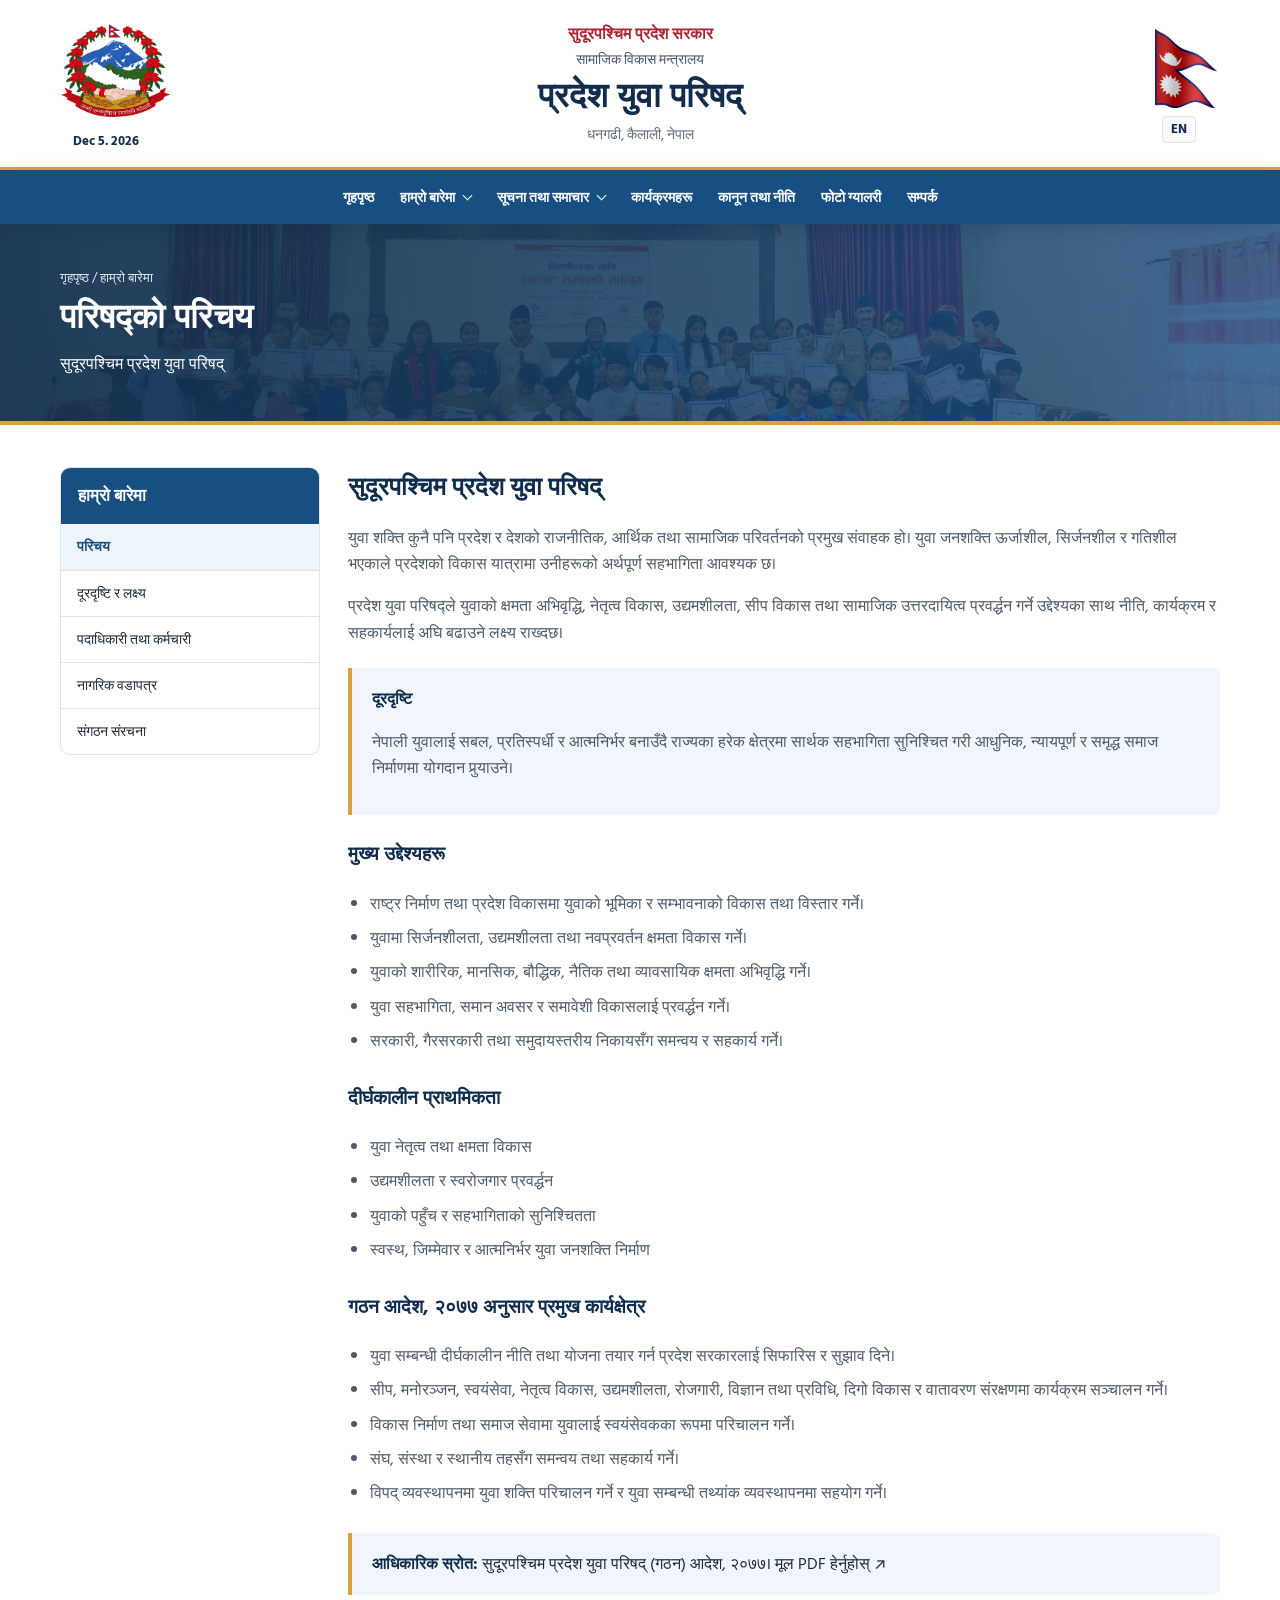
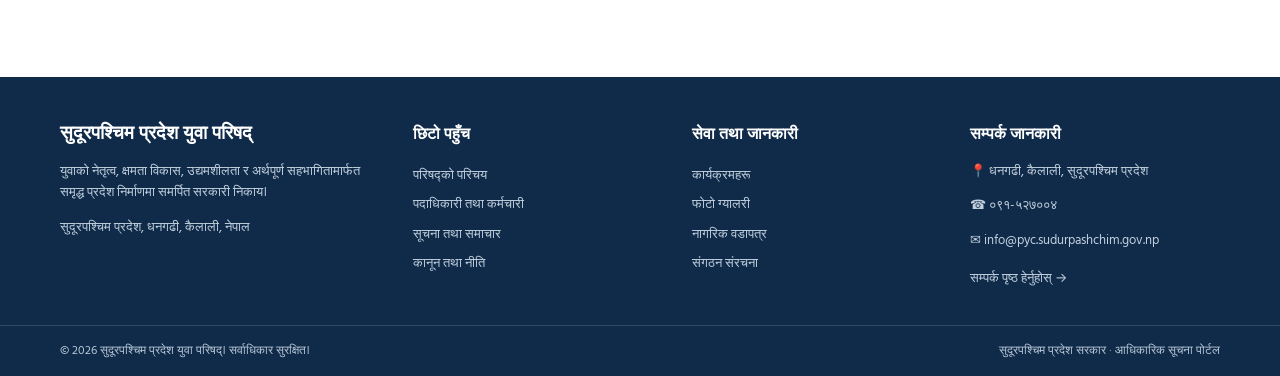
<file: about-us.html>
<!doctype html>
<html lang="ne">
<head>
<meta charset="utf-8"><meta name="viewport" content="width=device-width, initial-scale=1">
<meta name="description" content="सुदूरपश्चिम प्रदेश युवा परिषद्को आधिकारिक सूचना, कार्यक्रम, नीति तथा सेवा सम्बन्धी पोर्टल।">
<meta name="theme-color" content="#174f83">
<title>परिषद्को परिचय | सुदूरपश्चिम प्रदेश युवा परिषद्</title>
<link rel="stylesheet" href="assets/css/style.css">
 <script type="text/javascript">
        function googleTranslateElementInit() {
            new google.translate.TranslateElement({
                pageLanguage: 'ne',
                includedLanguages: 'en,ne',
                autoDisplay: false
            }, 'google_translate_element');
        }
    </script>
    <script type="text/javascript"
        src="//translate.google.com/translate_a/element.js?cb=googleTranslateElementInit"></script>
</head>
<body data-page="about">
    <a class="skip-link" href="#main-content">मुख्य सामग्रीमा जानुहोस्</a>
  <!-- Government Header -->
    <header class="gov-header">
    <div class="container gov-inner">

        <!-- बायाँ भाग: लोगो और नीचे वर्तमान तिथि (Current Date) -->
        <div class="gov-left">
            <img class="emblem" src="assets/images/gov-logo.png" alt="सरकारी प्रतीक"
                onerror="this.style.visibility='hidden'">
            <div class="current-date" id="currentDateDisplay">Oct. 12, 2026</div>
        </div>

        <!-- बीच का भाग: मन्त्रालय और नाम -->
        <div class="gov-copy">
            <p class="province">सुदूरपश्चिम प्रदेश सरकार</p>
            <p class="ministry">सामाजिक विकास मन्त्रालय</p>
            <h1>प्रदेश युवा परिषद्</h1>
            <p class="location">धनगढी, कैलाली, नेपाल</p>
        </div>

        <!-- दायाँ भाग: झण्डा और भाषा परिवर्तन (ने / EN) बटन -->
        <div class="gov-right">
            <img class="flag" src="assets/images/nepalflag.gif" alt="नेपालको राष्ट्रिय झण्डा">
            <!-- Nepali पेजमा (ने) देखिने बटन -->
      <!-- notranslate र translate="no" ले Google Translate लाई यो बटन अनुवाद गर्न दिँदैन -->
<a href="#" class="lang-switch notranslate" translate="no" id="langSwitchBtn" onclick="triggerGoogleTranslate(event)">EN</a>
<div id="google_translate_element" style="display:none;"></div>
        </div>

    </div>
</header>

    <!-- Navigation: Static HTML -->
    <nav class="navbar" aria-label="मुख्य नेभिगेसन">
        <div class="container nav-inner">

            <button class="mobile-toggle" type="button" aria-label="मुख्य   खोल्नुहोस्" aria-controls="primary-navigation" aria-expanded="false"><span aria-hidden="true">☰</span><span class="mobile-toggle-label"> </span></button>

            <div class="nav-menu" id="primary-navigation">

                <a class="nav-link" data-nav-key="home" href="index.html">गृहपृष्ठ</a>

                <!-- About Dropdown -->
                <div class="nav-dropdown">
                    <button class="nav-link nav-trigger" type="button" aria-expanded="false">
                        <span>हाम्रो बारेमा</span>
                        <span class="dropdown-chevron" aria-hidden="true"></span>
                    </button>

                    <div class="dropdown-menu">
                        <a href="about-us.html">परिचय</a>
                        <a href="about-us.html#vision">दूरदृष्टि, लक्ष्य तथा उद्देश्य</a>
                        <a href="staffs.html">पदाधिकारी तथा कर्मचारी</a>
                        <a href="charter.html">नागरिक वडापत्र</a>
                        <a href="structure.html">संगठन संरचना</a>
                    </div>
                </div>

                <!-- Notices Dropdown -->
                <div class="nav-dropdown">
                    <button class="nav-link nav-trigger" type="button" aria-expanded="false">
                        <span>सूचना तथा समाचार</span>
                        <span class="dropdown-chevron" aria-hidden="true"></span>
                    </button>

                    <div class="dropdown-menu">
                        <a href="notices.html">सूचनाहरू</a>
                        <a href="notices.html#news">समाचार तथा प्रेस विज्ञप्ति</a>
                    </div>
                </div>

                <a class="nav-link" data-nav-key="programs" href="programs.html">कार्यक्रमहरू</a>

                <a class="nav-link" data-nav-key="policies" href="policies.html">कानून तथा नीति</a>

                <a class="nav-link" data-nav-key="gallery" href="gallery.html">फोटो ग्यालरी</a>

                <a class="nav-link" data-nav-key="contact" href="contact.html">सम्पर्क</a>

            </div>
        </div>
    </nav>
<main id="main-content"><section class="page-banner"><div class="container"><div class="breadcrumbs"><a href="index.html">गृहपृष्ठ</a> / हाम्रो बारेमा</div><h2>परिषद्को परिचय</h2><div>सुदूरपश्चिम प्रदेश युवा परिषद्</div></div></section><div class="container page-layout"><aside class="sidebar"><h3>हाम्रो बारेमा</h3><div class="sidebar-links"><a class="active" href="about-us.html">परिचय</a><a href="#vision">दूरदृष्टि र लक्ष्य</a><a href="staffs.html">पदाधिकारी तथा कर्मचारी</a><a href="charter.html">नागरिक वडापत्र</a><a href="structure.html">संगठन संरचना</a></div></aside><article class="content-panel"><h2>सुदूरपश्चिम प्रदेश युवा परिषद्</h2><p>युवा शक्ति कुनै पनि प्रदेश र देशको राजनीतिक, आर्थिक तथा सामाजिक परिवर्तनको प्रमुख संवाहक हो। युवा जनशक्ति ऊर्जाशील, सिर्जनशील र गतिशील भएकाले प्रदेशको विकास यात्रामा उनीहरूको अर्थपूर्ण सहभागिता आवश्यक छ।</p><p>प्रदेश युवा परिषद्ले युवाको क्षमता अभिवृद्धि, नेतृत्व विकास, उद्यमशीलता, सीप विकास तथा सामाजिक उत्तरदायित्व प्रवर्द्धन गर्ने उद्देश्यका साथ नीति, कार्यक्रम र सहकार्यलाई अघि बढाउने लक्ष्य राख्दछ।</p><div class="highlight" id="vision"><strong>दूरदृष्टि</strong><p>नेपाली युवालाई सबल, प्रतिस्पर्धी र आत्मनिर्भर बनाउँदै राज्यका हरेक क्षेत्रमा सार्थक सहभागिता सुनिश्चित गरी आधुनिक, न्यायपूर्ण र समृद्ध समाज निर्माणमा योगदान पुर्‍याउने।</p></div><h3>मुख्य उद्देश्यहरू</h3><ul><li>राष्ट्र निर्माण तथा प्रदेश विकासमा युवाको भूमिका र सम्भावनाको विकास तथा विस्तार गर्ने।</li><li>युवामा सिर्जनशीलता, उद्यमशीलता तथा नवप्रवर्तन क्षमता विकास गर्ने।</li><li>युवाको शारीरिक, मानसिक, बौद्धिक, नैतिक तथा व्यावसायिक क्षमता अभिवृद्धि गर्ने।</li><li>युवा सहभागिता, समान अवसर र समावेशी विकासलाई प्रवर्द्धन गर्ने।</li><li>सरकारी, गैरसरकारी तथा समुदायस्तरीय निकायसँग समन्वय र सहकार्य गर्ने।</li></ul><h3>दीर्घकालीन प्राथमिकता</h3><ul><li>युवा नेतृत्व तथा क्षमता विकास</li><li>उद्यमशीलता र स्वरोजगार प्रवर्द्धन</li><li>युवाको पहुँच र सहभागिताको सुनिश्चितता</li><li>स्वस्थ, जिम्मेवार र आत्मनिर्भर युवा जनशक्ति निर्माण</li></ul><h3>गठन आदेश, २०७७ अनुसार प्रमुख कार्यक्षेत्र</h3><ul><li>युवा सम्बन्धी दीर्घकालीन नीति तथा योजना तयार गर्न प्रदेश सरकारलाई सिफारिस र सुझाव दिने।</li><li>सीप, मनोरञ्जन, स्वयंसेवा, नेतृत्व विकास, उद्यमशीलता, रोजगारी, विज्ञान तथा प्रविधि, दिगो विकास र वातावरण संरक्षणमा कार्यक्रम सञ्चालन गर्ने।</li><li>विकास निर्माण तथा समाज सेवामा युवालाई स्वयंसेवकका रूपमा परिचालन गर्ने।</li><li>संघ, संस्था र स्थानीय तहसँग समन्वय तथा सहकार्य गर्ने।</li><li>विपद् व्यवस्थापनमा युवा शक्ति परिचालन गर्ने र युवा सम्बन्धी तथ्यांक व्यवस्थापनमा सहयोग गर्ने।</li></ul><div class="highlight"><strong>आधिकारिक स्रोत:</strong> सुदूरपश्चिम प्रदेश युवा परिषद् (गठन) आदेश, २०७७। <a href="assets/documents/sudurpashchim-pradesh-yuwa-parishad-gathan-adesh-2077.pdf" target="_blank" rel="noopener">मूल PDF हेर्नुहोस् ↗</a></div></article></div></main>
    <!-- Static Footer -->
    <footer class="site-footer">
        <div class="container footer-grid">

            <div>
                <div class="footer-brand">
                    सुदूरपश्चिम प्रदेश युवा परिषद्
                </div>

                <p>
                    युवाको नेतृत्व, क्षमता विकास, उद्यमशीलता र अर्थपूर्ण
                    सहभागितामार्फत समृद्ध प्रदेश निर्माणमा समर्पित सरकारी निकाय।
                </p>

                <p>सुदूरपश्चिम प्रदेश, धनगढी, कैलाली, नेपाल</p>
            </div>

            <div>
                <h3>छिटो पहुँच</h3>
                <a href="about-us.html">परिषद्को परिचय</a>
                <a href="staffs.html">पदाधिकारी तथा कर्मचारी</a>
                <a href="notices.html">सूचना तथा समाचार</a>
                <a href="policies.html">कानून तथा नीति</a>
            </div>

            <div>
                <h3>सेवा तथा जानकारी</h3>
                <a href="programs.html">कार्यक्रमहरू</a>
                <a href="gallery.html">फोटो ग्यालरी</a>
                <a href="charter.html">नागरिक वडापत्र</a>
                <a href="structure.html">संगठन संरचना</a>
            </div>

            <div>
                <h3>सम्पर्क जानकारी</h3>
                <p>📍 धनगढी, कैलाली, सुदूरपश्चिम प्रदेश</p>
                <p>☎ ०९१-५२७००४</p>
                <p>✉ info@pyc.sudurpashchim.gov.np</p>
                <a href="contact.html">सम्पर्क पृष्ठ हेर्नुहोस् →</a>
            </div>

        </div>

        <div class="footer-bottom">
            <div class="container">
                <span>
                    © <span id="year"></span>
                    सुदूरपश्चिम प्रदेश युवा परिषद्। सर्वाधिकार सुरक्षित।
                </span>

                <span>
                    सुदूरपश्चिम प्रदेश सरकार · आधिकारिक सूचना पोर्टल
                </span>
            </div>
        </div>
    </footer>
    <script src="assets/js/main.js"></script>
</body></html>
</file>
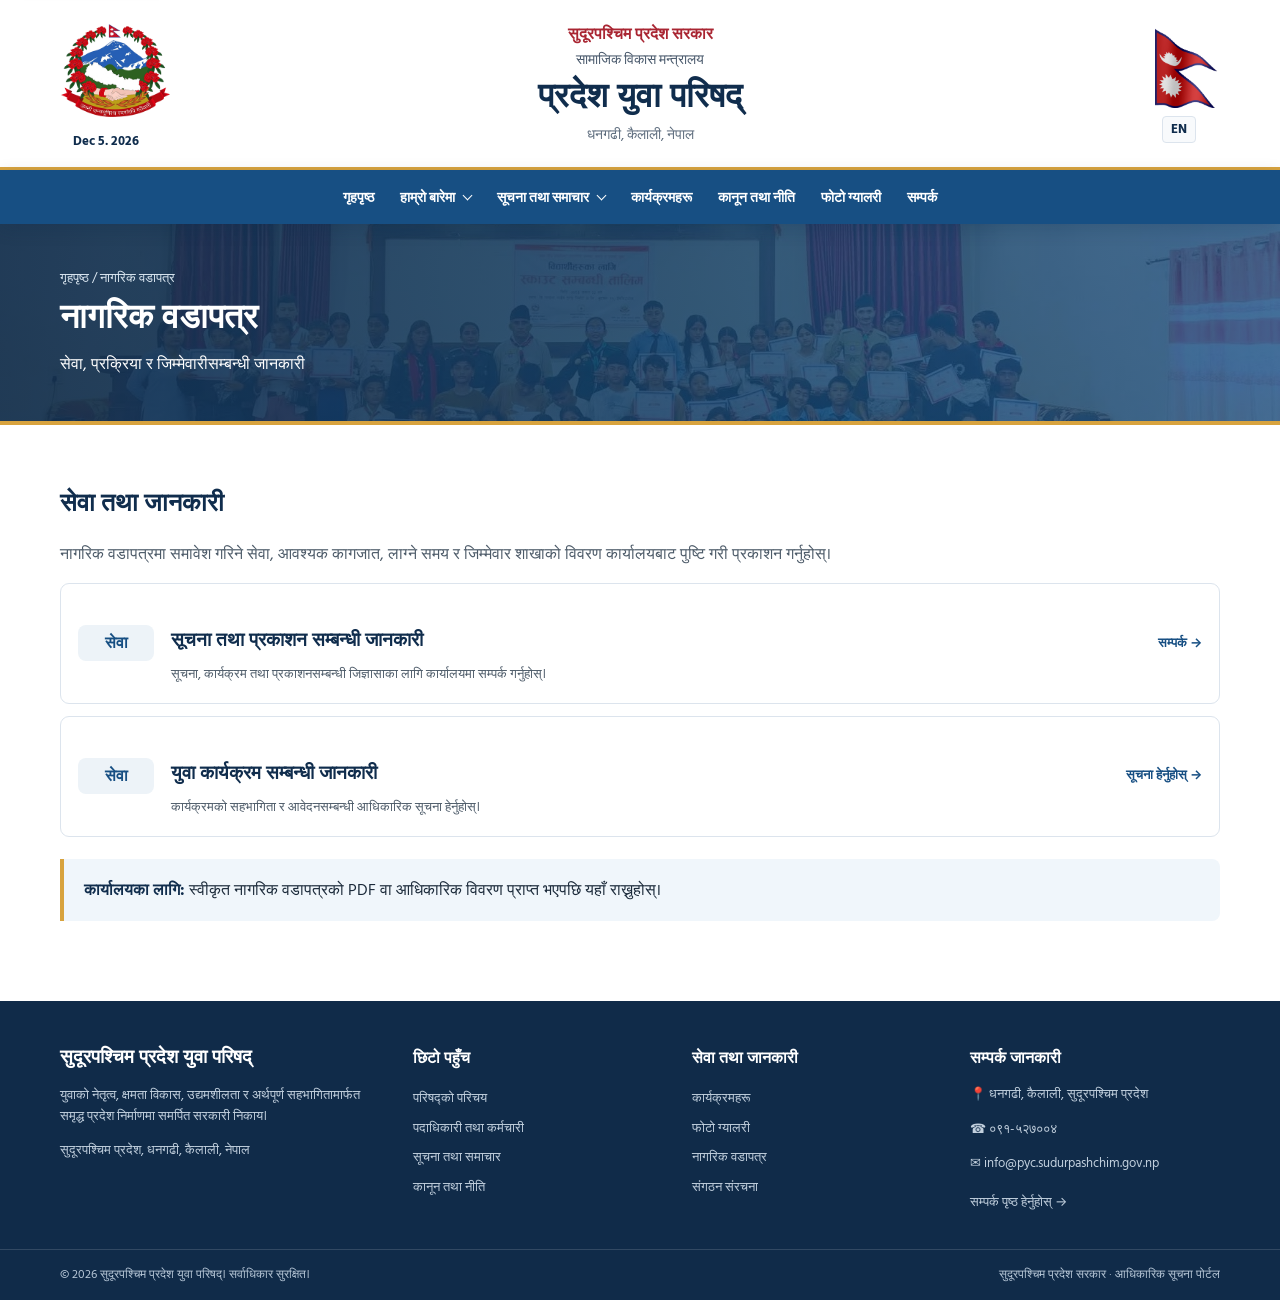
<file: charter.html>
<!doctype html>
<html lang="ne">

<head>
    <meta charset="utf-8">
    <meta name="viewport" content="width=device-width, initial-scale=1">
    <meta name="description"
        content="सुदूरपश्चिम प्रदेश युवा परिषद्को आधिकारिक सूचना, कार्यक्रम, नीति तथा सेवा सम्बन्धी पोर्टल।">
    <meta name="theme-color" content="#174f83">
    <title>नागरिक वडापत्र | सुदूरपश्चिम प्रदेश युवा परिषद्</title>
    <link rel="stylesheet" href="assets/css/style.css">
 <script type="text/javascript">
        function googleTranslateElementInit() {
            new google.translate.TranslateElement({
                pageLanguage: 'ne',
                includedLanguages: 'en,ne',
                autoDisplay: false
            }, 'google_translate_element');
        }
    </script>
    <script type="text/javascript"
        src="//translate.google.com/translate_a/element.js?cb=googleTranslateElementInit"></script>
</head>

<body data-page="about">
    <a class="skip-link" href="#main-content">मुख्य सामग्रीमा जानुहोस्</a>
  <!-- Government Header -->
    <header class="gov-header">
    <div class="container gov-inner">

        <!-- बायाँ भाग: लोगो और नीचे वर्तमान तिथि (Current Date) -->
        <div class="gov-left">
            <img class="emblem" src="assets/images/gov-logo.png" alt="सरकारी प्रतीक"
                onerror="this.style.visibility='hidden'">
            <div class="current-date" id="currentDateDisplay">Oct. 12, 2026</div>
        </div>

        <!-- बीच का भाग: मन्त्रालय और नाम -->
        <div class="gov-copy">
            <p class="province">सुदूरपश्चिम प्रदेश सरकार</p>
            <p class="ministry">सामाजिक विकास मन्त्रालय</p>
            <h1>प्रदेश युवा परिषद्</h1>
            <p class="location">धनगढी, कैलाली, नेपाल</p>
        </div>

        <!-- दायाँ भाग: झण्डा और भाषा परिवर्तन (ने / EN) बटन -->
        <div class="gov-right">
            <img class="flag" src="assets/images/nepalflag.gif" alt="नेपालको राष्ट्रिय झण्डा">
            <!-- Nepali पेजमा (ने) देखिने बटन -->
      <!-- notranslate र translate="no" ले Google Translate लाई यो बटन अनुवाद गर्न दिँदैन -->
<a href="#" class="lang-switch notranslate" translate="no" id="langSwitchBtn" onclick="triggerGoogleTranslate(event)">EN</a>
<div id="google_translate_element" style="display:none;"></div>
        </div>

    </div>
</header>

    <!-- Navigation: Static HTML -->
    <nav class="navbar" aria-label="मुख्य नेभिगेसन">
        <div class="container nav-inner">

            <button class="mobile-toggle" type="button" aria-label="  खोल्नुहोस्" aria-expanded="false">
                ☰ <span style="font-size:14px"> </span>
            </button>

            <div class="nav-menu" id="primary-navigation">

                <a class="nav-link" data-nav-key="home" href="index.html">गृहपृष्ठ</a>

                <!-- About Dropdown -->
                <div class="nav-dropdown">
                    <button class="nav-link nav-trigger" type="button" aria-expanded="false">
                        <span>हाम्रो बारेमा</span>
                        <span class="dropdown-chevron" aria-hidden="true"></span>
                    </button>

                    <div class="dropdown-menu">
                        <a href="about-us.html">परिचय</a>
                        <a href="about-us.html#vision">दूरदृष्टि, लक्ष्य तथा उद्देश्य</a>
                        <a href="staffs.html">पदाधिकारी तथा कर्मचारी</a>
                        <a href="charter.html">नागरिक वडापत्र</a>
                        <a href="structure.html">संगठन संरचना</a>
                    </div>
                </div>

                <!-- Notices Dropdown -->
                <div class="nav-dropdown">
                    <button class="nav-link nav-trigger" type="button" aria-expanded="false">
                        <span>सूचना तथा समाचार</span>
                        <span class="dropdown-chevron" aria-hidden="true"></span>
                    </button>

                    <div class="dropdown-menu">
                        <a href="notices.html">सूचनाहरू</a>
                        <a href="notices.html#news">समाचार तथा प्रेस विज्ञप्ति</a>
                    </div>
                </div>

                <a class="nav-link" data-nav-key="programs" href="programs.html">कार्यक्रमहरू</a>

                <a class="nav-link" data-nav-key="policies" href="policies.html">कानून तथा नीति</a>

                <a class="nav-link" data-nav-key="gallery" href="gallery.html">फोटो ग्यालरी</a>

                <a class="nav-link" data-nav-key="contact" href="contact.html">सम्पर्क</a>

            </div>
        </div>
    </nav>
    <main id="main-content">
        <section class="page-banner">
            <div class="container">
                <div class="breadcrumbs"><a href="index.html">गृहपृष्ठ</a> /
                    नागरिक वडापत्र</div>
                <h2>नागरिक वडापत्र</h2>
                <div>सेवा,
                    प्रक्रिया र जिम्मेवारीसम्बन्धी
                    जानकारी</div>
            </div>
        </section>
        <section class="section">
            <div class="container">
                <div class="content-panel">
                    <h2>सेवा तथा जानकारी</h2>
                    <p>नागरिक
                        वडापत्रमा समावेश गरिने सेवा, आवश्यक कागजात, लाग्ने
                        समय र जिम्मेवार शाखाको विवरण कार्यालयबाट पुष्टि गरी
                        प्रकाशन गर्नुहोस्।</p>
                    <div class="notice-list">
                        <article class="notice-row">
                            <div class="date-box">सेवा</div>
                            <div>
                                <h3>सूचना
                                    तथा प्रकाशन सम्बन्धी
                                    जानकारी</h3>
                                <p>सूचना, कार्यक्रम तथा
                                    प्रकाशनसम्बन्धी जिज्ञासाका लागि
                                    कार्यालयमा सम्पर्क
                                    गर्नुहोस्।</p>
                            </div><a class="download-link" href="contact.html">सम्पर्क
                                →</a>
                        </article>
                        <article class="notice-row">
                            <div class="date-box">सेवा</div>
                            <div>
                                <h3>युवा
                                    कार्यक्रम सम्बन्धी
                                    जानकारी</h3>
                                <p>कार्यक्रमको सहभागिता र
                                    आवेदनसम्बन्धी आधिकारिक सूचना
                                    हेर्नुहोस्।</p>
                            </div><a class="download-link" href="notices.html">सूचना हेर्नुहोस्
                                →</a>
                        </article>
                    </div>
                    <div class="highlight"><strong>कार्यालयका लागि:</strong>
                        स्वीकृत नागरिक वडापत्रको PDF वा आधिकारिक विवरण
                        प्राप्त भएपछि यहाँ
                        राख्नुहोस्।</div>
                </div>
            </div>
        </section>
    </main>
    <!-- Static Footer -->
    <footer class="site-footer">
        <div class="container footer-grid">

            <div>
                <div class="footer-brand">
                    सुदूरपश्चिम प्रदेश युवा परिषद्
                </div>

                <p>
                    युवाको नेतृत्व, क्षमता विकास, उद्यमशीलता र अर्थपूर्ण
                    सहभागितामार्फत समृद्ध प्रदेश निर्माणमा समर्पित सरकारी निकाय।
                </p>

                <p>सुदूरपश्चिम प्रदेश, धनगढी, कैलाली, नेपाल</p>
            </div>

            <div>
                <h3>छिटो पहुँच</h3>
                <a href="about-us.html">परिषद्को परिचय</a>
                <a href="staffs.html">पदाधिकारी तथा कर्मचारी</a>
                <a href="notices.html">सूचना तथा समाचार</a>
                <a href="policies.html">कानून तथा नीति</a>
            </div>

            <div>
                <h3>सेवा तथा जानकारी</h3>
                <a href="programs.html">कार्यक्रमहरू</a>
                <a href="gallery.html">फोटो ग्यालरी</a>
                <a href="charter.html">नागरिक वडापत्र</a>
                <a href="structure.html">संगठन संरचना</a>
            </div>

            <div>
                <h3>सम्पर्क जानकारी</h3>
                <p>📍 धनगढी, कैलाली, सुदूरपश्चिम प्रदेश</p>
                <p>☎ ०९१-५२७००४</p>
                <p>✉ info@pyc.sudurpashchim.gov.np</p>
                <a href="contact.html">सम्पर्क पृष्ठ हेर्नुहोस् →</a>
            </div>

        </div>

        <div class="footer-bottom">
            <div class="container">
                <span>
                    © <span id="year"></span>
                    सुदूरपश्चिम प्रदेश युवा परिषद्। सर्वाधिकार सुरक्षित।
                </span>

                <span>
                    सुदूरपश्चिम प्रदेश सरकार · आधिकारिक सूचना पोर्टल
                </span>
            </div>
        </div>
    </footer>

    <script src="assets/js/main.js"></script>
</body>

</html>
</file>
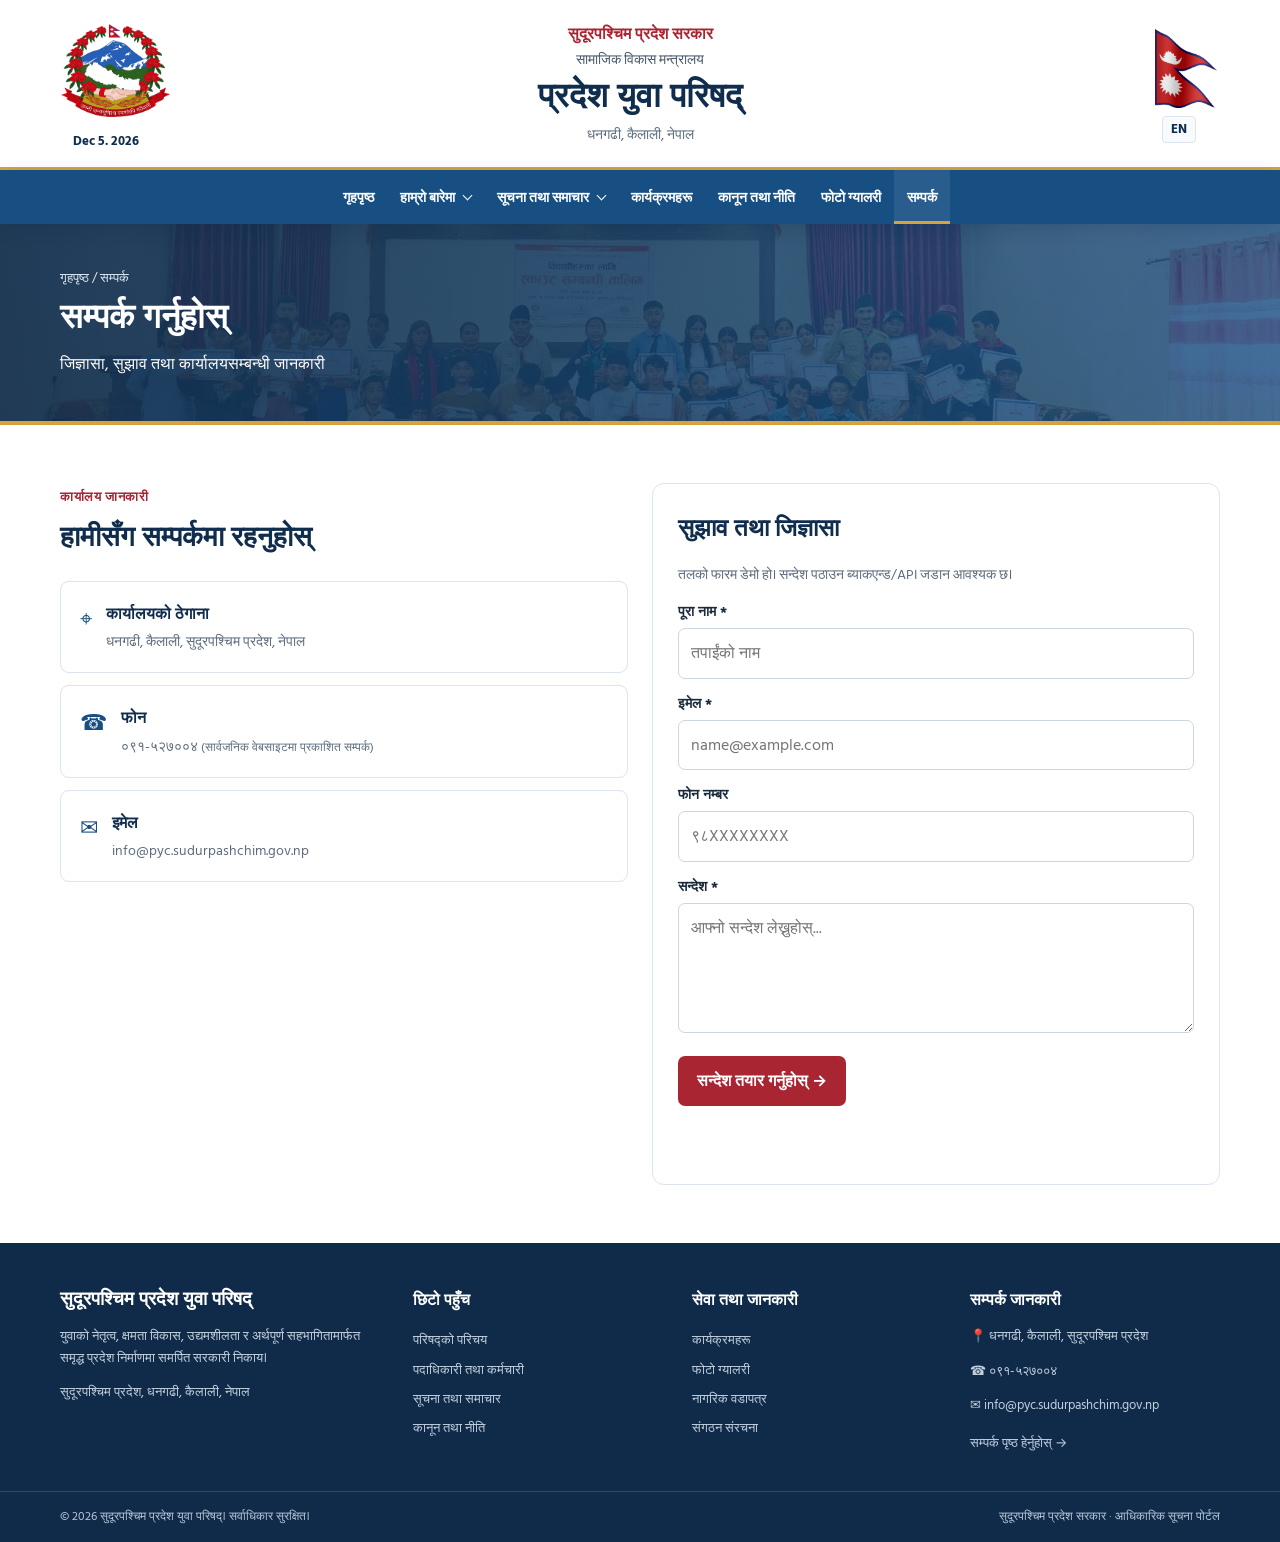
<file: contact.html>
<!doctype html>
<html lang="ne">

<head>
    <meta charset="utf-8">
    <meta name="viewport" content="width=device-width, initial-scale=1">
    <meta name="description"
        content="सुदूरपश्चिम प्रदेश युवा परिषद्को आधिकारिक सूचना, कार्यक्रम, नीति तथा सेवा सम्बन्धी पोर्टल।">
    <meta name="theme-color" content="#174f83">
    <title>सम्पर्क | सुदूरपश्चिम प्रदेश युवा परिषद्</title>
    <link rel="stylesheet" href="assets/css/style.css">
    <script type="text/javascript">
        function googleTranslateElementInit() {
            new google.translate.TranslateElement({
                pageLanguage: 'ne',
                includedLanguages: 'en,ne',
                autoDisplay: false
            }, 'google_translate_element');
        }
    </script>
    <script type="text/javascript"
        src="//translate.google.com/translate_a/element.js?cb=googleTranslateElementInit"></script>
</head>

<body data-page="contact">
    <a class="skip-link" href="#main-content">मुख्य सामग्रीमा जानुहोस्</a>
    <!-- Government Header -->
    <header class="gov-header">
        <div class="container gov-inner">

            <!-- बायाँ भाग: लोगो और नीचे वर्तमान तिथि (Current Date) -->
            <div class="gov-left">
                <img class="emblem" src="assets/images/gov-logo.png" alt="सरकारी प्रतीक"
                    onerror="this.style.visibility='hidden'">
                <div class="current-date" id="currentDateDisplay">Oct. 12, 2026</div>
            </div>

            <!-- बीच का भाग: मन्त्रालय और नाम -->
            <div class="gov-copy">
                <p class="province">सुदूरपश्चिम प्रदेश सरकार</p>
                <p class="ministry">सामाजिक विकास मन्त्रालय</p>
                <h1>प्रदेश युवा परिषद्</h1>
                <p class="location">धनगढी, कैलाली, नेपाल</p>
            </div>

            <!-- दायाँ भाग: झण्डा और भाषा परिवर्तन (ने / EN) बटन -->
            <div class="gov-right">
                <img class="flag" src="assets/images/nepalflag.gif" alt="नेपालको राष्ट्रिय झण्डा">
                <!-- Nepali पेजमा (ने) देखिने बटन -->
                <!-- notranslate र translate="no" ले Google Translate लाई यो बटन अनुवाद गर्न दिँदैन -->
                <a href="#" class="lang-switch notranslate" translate="no" id="langSwitchBtn"
                    onclick="triggerGoogleTranslate(event)">EN</a>
                <div id="google_translate_element" style="display:none;"></div>
            </div>

        </div>
    </header>

    <!-- Navigation: Static HTML -->
    <nav class="navbar" aria-label="मुख्य नेभिगेसन">
        <div class="container nav-inner">

            <button class="mobile-toggle" type="button" aria-label="  खोल्नुहोस्" aria-expanded="false">
                ☰ <span style="font-size:14px"> </span>
            </button>

            <div class="nav-menu" id="primary-navigation">

                <a class="nav-link" data-nav-key="home" href="index.html">गृहपृष्ठ</a>

                <!-- About Dropdown -->
                <div class="nav-dropdown">
                    <button class="nav-link nav-trigger" type="button" aria-expanded="false">
                        <span>हाम्रो बारेमा</span>
                        <span class="dropdown-chevron" aria-hidden="true"></span>
                    </button>

                    <div class="dropdown-menu">
                        <a href="about-us.html">परिचय</a>
                        <a href="about-us.html#vision">दूरदृष्टि, लक्ष्य तथा उद्देश्य</a>
                        <a href="staffs.html">पदाधिकारी तथा कर्मचारी</a>
                        <a href="charter.html">नागरिक वडापत्र</a>
                        <a href="structure.html">संगठन संरचना</a>
                    </div>
                </div>

                <!-- Notices Dropdown -->
                <div class="nav-dropdown">
                    <button class="nav-link nav-trigger" type="button" aria-expanded="false">
                        <span>सूचना तथा समाचार</span>
                        <span class="dropdown-chevron" aria-hidden="true"></span>
                    </button>

                    <div class="dropdown-menu">
                        <a href="notices.html">सूचनाहरू</a>
                        <a href="notices.html#news">समाचार तथा प्रेस विज्ञप्ति</a>
                    </div>
                </div>

                <a class="nav-link" data-nav-key="programs" href="programs.html">कार्यक्रमहरू</a>

                <a class="nav-link" data-nav-key="policies" href="policies.html">कानून तथा नीति</a>

                <a class="nav-link" data-nav-key="gallery" href="gallery.html">फोटो ग्यालरी</a>

                <a class="nav-link" data-nav-key="contact" href="contact.html">सम्पर्क</a>

            </div>
        </div>
    </nav>
    <main id="main-content">



        <section class="page-banner">
            <div class="container">
                <div class="breadcrumbs"><a href="index.html">गृहपृष्ठ</a> /
                    सम्पर्क</div>
                <h2>सम्पर्क गर्नुहोस्</h2>
                <div>जिज्ञासा,
                    सुझाव तथा कार्यालयसम्बन्धी
                    जानकारी</div>
            </div>
        </section>
        <section class="section">
            <div class="container">
                <div class="contact-grid">
                    <div><span class="section-kicker">कार्यालय
                            जानकारी</span>
                        <h2 style="color:var(--navy);font-size:28px;margin:5px 0 20px">हामीसँग
                            सम्पर्कमा रहनुहोस्</h2>
                        <div class="info-box">
                            <div class="info-icon">⌖</div>
                            <div>
                                <h3>कार्यालयको
                                    ठेगाना</h3>
                                <p>धनगढी, कैलाली, सुदूरपश्चिम
                                    प्रदेश, नेपाल</p>
                            </div>
                        </div>
                        <div class="info-box">
                            <div class="info-icon">☎</div>
                            <div>
                                <h3>फोन</h3>
                                <p>०९१-५२७००४
                                    <small>(सार्वजनिक वेबसाइटमा प्रकाशित
                                        सम्पर्क)</small>
                                </p>
                            </div>
                        </div>
                        <div class="info-box">
                            <div class="info-icon">✉</div>
                            <div>
                                <h3>इमेल</h3>
                                <p>info@pyc.sudurpashchim.gov.np</p>
                            </div>
                        </div><iframe class="map-frame" title="धनगढीको नक्सा" loading="lazy"
                            src="https://www.google.com/maps?q=Dhangadhi,Kailali,Nepal&output=embed"></iframe>
                    </div>
                    <form class="form-card" data-demo-form>
                        <h2 style="margin:0;color:var(--navy)">सुझाव तथा
                            जिज्ञासा</h2>
                        <p style="color:var(--muted);font-size:14px">तलको
                            फारम डेमो हो। सन्देश पठाउन ब्याकएन्ड/API जडान
                            आवश्यक छ।</p><label for="name">पूरा नाम
                            *</label><input id="name" name="name" autocomplete="name" required
                            placeholder="तपाईंको नाम"><label for="email">इमेल *</label><input id="email" name="email"
                            type="email" autocomplete="email" required placeholder="name@example.com"><label
                            for="phone">फोन नम्बर</label><input id="phone" name="phone" type="tel" autocomplete="tel"
                            placeholder="९८XXXXXXXX"><label for="message">सन्देश *</label><textarea id="message"
                            name="message" required placeholder="आफ्नो सन्देश लेख्नुहोस्..."></textarea><button
                            class="btn btn-primary" style="margin-top:15px" type="submit">सन्देश तयार गर्नुहोस्
                            →</button>
                        <p data-form-status role="status" aria-live="polite" style="font-size:13px;color:var(--blue)">
                        </p>
                    </form>
                </div>
            </div>
        </section>
    </main>
    <!-- Static Footer -->
    <footer class="site-footer">
        <div class="container footer-grid">

            <div>
                <div class="footer-brand">
                    सुदूरपश्चिम प्रदेश युवा परिषद्
                </div>

                <p>
                    युवाको नेतृत्व, क्षमता विकास, उद्यमशीलता र अर्थपूर्ण
                    सहभागितामार्फत समृद्ध प्रदेश निर्माणमा समर्पित सरकारी निकाय।
                </p>

                <p>सुदूरपश्चिम प्रदेश, धनगढी, कैलाली, नेपाल</p>
            </div>

            <div>
                <h3>छिटो पहुँच</h3>
                <a href="about-us.html">परिषद्को परिचय</a>
                <a href="staffs.html">पदाधिकारी तथा कर्मचारी</a>
                <a href="notices.html">सूचना तथा समाचार</a>
                <a href="policies.html">कानून तथा नीति</a>
            </div>

            <div>
                <h3>सेवा तथा जानकारी</h3>
                <a href="programs.html">कार्यक्रमहरू</a>
                <a href="gallery.html">फोटो ग्यालरी</a>
                <a href="charter.html">नागरिक वडापत्र</a>
                <a href="structure.html">संगठन संरचना</a>
            </div>

            <div>
                <h3>सम्पर्क जानकारी</h3>
                <p>📍 धनगढी, कैलाली, सुदूरपश्चिम प्रदेश</p>
                <p>☎ ०९१-५२७००४</p>
                <p>✉ info@pyc.sudurpashchim.gov.np</p>
                <a href="contact.html">सम्पर्क पृष्ठ हेर्नुहोस् →</a>
            </div>

        </div>

        <div class="footer-bottom">
            <div class="container">
                <span>
                    © <span id="year"></span>
                    सुदूरपश्चिम प्रदेश युवा परिषद्। सर्वाधिकार सुरक्षित।
                </span>

                <span>
                    सुदूरपश्चिम प्रदेश सरकार · आधिकारिक सूचना पोर्टल
                </span>
            </div>
        </div>
    </footer>
    <script defer src="assets/js/main.js"></script>

</body>

</html>
</file>
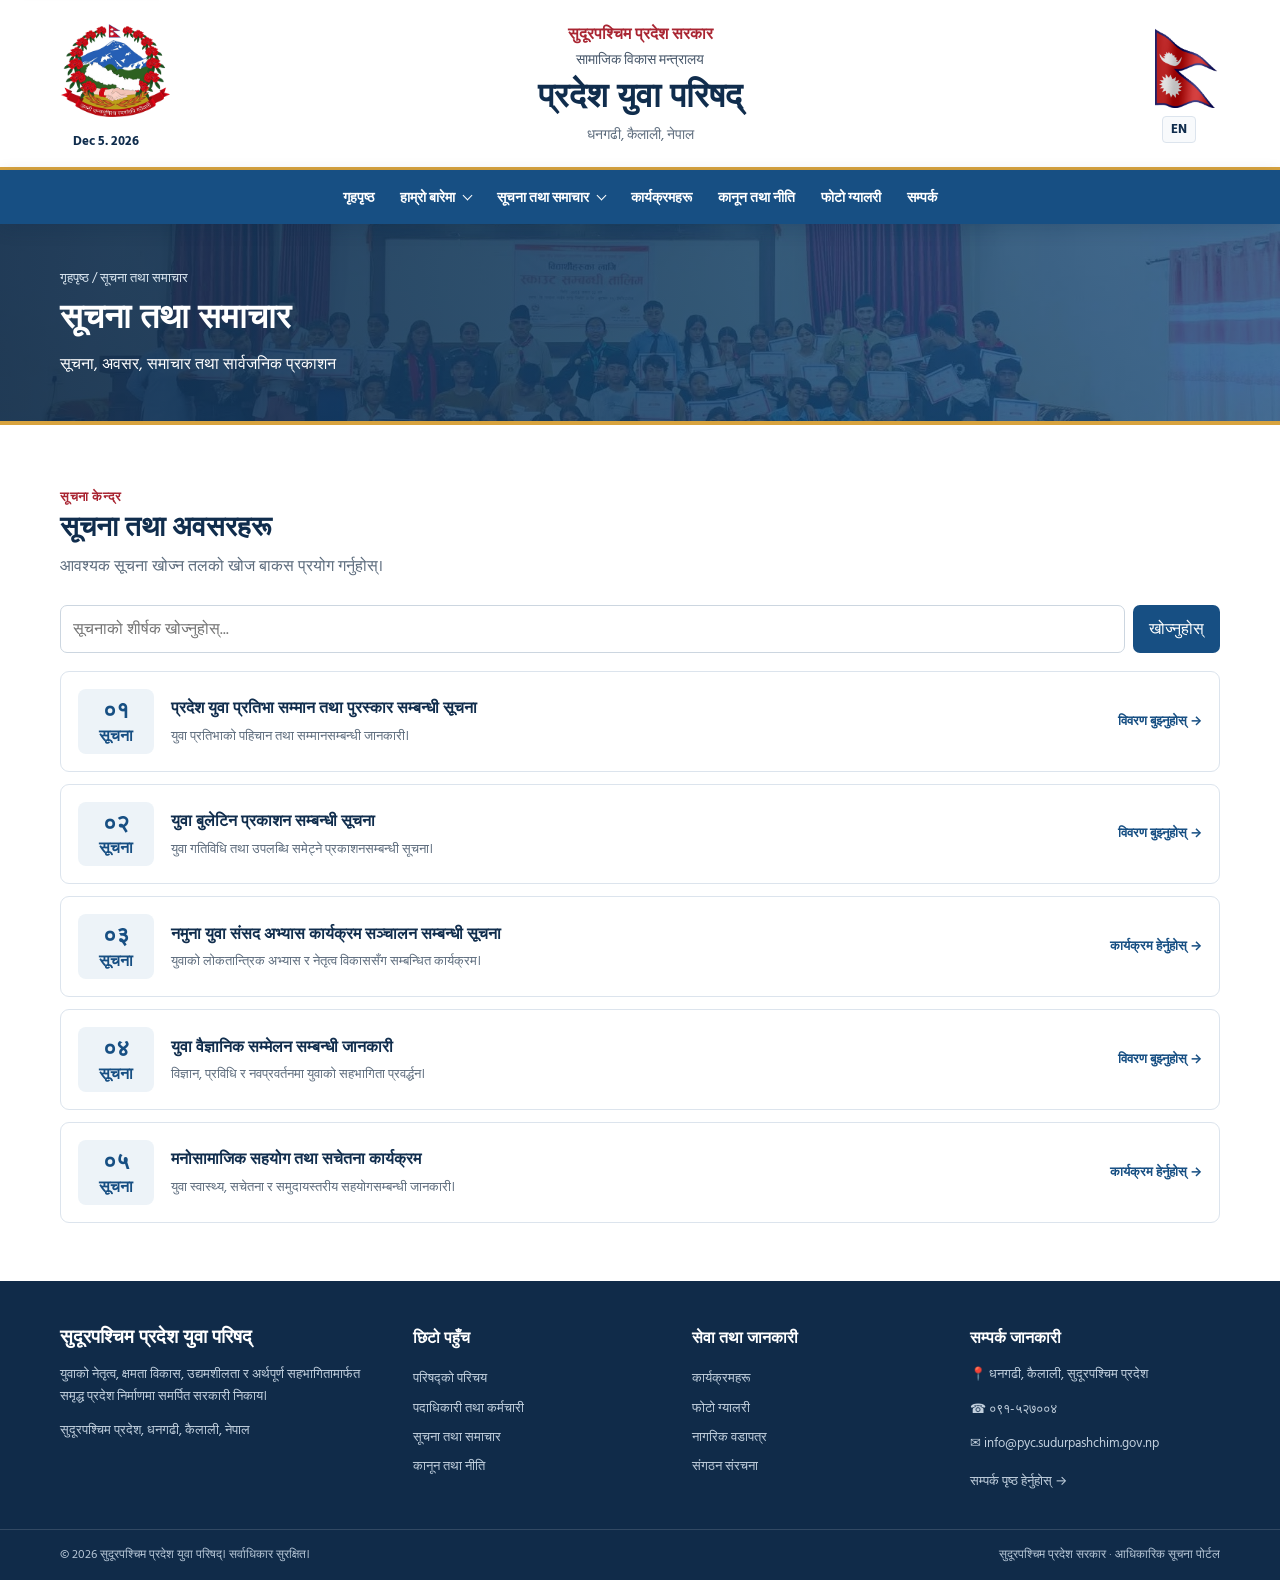
<file: notices.html>
<!doctype html>
<html lang="ne">

<head>
    <meta charset="utf-8">
    <meta name="viewport" content="width=device-width, initial-scale=1">
    <meta name="description"
        content="सुदूरपश्चिम प्रदेश युवा परिषद्को आधिकारिक सूचना, कार्यक्रम, नीति तथा सेवा सम्बन्धी पोर्टल।">
    <meta name="theme-color" content="#174f83">
    <title>सूचना तथा समाचार | सुदूरपश्चिम प्रदेश युवा परिषद्</title>
    <link rel="stylesheet" href="assets/css/style.css">
    <script type="text/javascript">
        function googleTranslateElementInit() {
            new google.translate.TranslateElement({
                pageLanguage: 'ne',
                includedLanguages: 'en,ne',
                autoDisplay: false
            }, 'google_translate_element');
        }
    </script>
    <script type="text/javascript"
        src="//translate.google.com/translate_a/element.js?cb=googleTranslateElementInit"></script>
</head>

<body data-page="notices">
    <a class="skip-link" href="#main-content">मुख्य सामग्रीमा जानुहोस्</a>
    <!-- Government Header -->
    <header class="gov-header">
        <div class="container gov-inner">

            <!-- बायाँ भाग: लोगो और नीचे वर्तमान तिथि (Current Date) -->
            <div class="gov-left">
                <img class="emblem" src="assets/images/gov-logo.png" alt="सरकारी प्रतीक"
                    onerror="this.style.visibility='hidden'">
                <div class="current-date" id="currentDateDisplay">Oct. 12, 2026</div>
            </div>

            <!-- बीच का भाग: मन्त्रालय और नाम -->
            <div class="gov-copy">
                <p class="province">सुदूरपश्चिम प्रदेश सरकार</p>
                <p class="ministry">सामाजिक विकास मन्त्रालय</p>
                <h1>प्रदेश युवा परिषद्</h1>
                <p class="location">धनगढी, कैलाली, नेपाल</p>
            </div>

            <!-- दायाँ भाग: झण्डा और भाषा परिवर्तन (ने / EN) बटन -->
            <div class="gov-right">
                <img class="flag" src="assets/images/nepalflag.gif" alt="नेपालको राष्ट्रिय झण्डा">
                <!-- Nepali पेजमा (ने) देखिने बटन -->
                <!-- notranslate र translate="no" ले Google Translate लाई यो बटन अनुवाद गर्न दिँदैन -->
                <a href="#" class="lang-switch notranslate" translate="no" id="langSwitchBtn"
                    onclick="triggerGoogleTranslate(event)">EN</a>
                <div id="google_translate_element" style="display:none;"></div>
            </div>

        </div>
    </header>

    <!-- Navigation: Static HTML -->
    <nav class="navbar" aria-label="मुख्य नेभिगेसन">
        <div class="container nav-inner">

            <button class="mobile-toggle" type="button" aria-label="  खोल्नुहोस्" aria-expanded="false">
                ☰ <span style="font-size:14px"> </span>
            </button>

            <div class="nav-menu" id="primary-navigation">

                <a class="nav-link" data-nav-key="home" href="index.html">गृहपृष्ठ</a>

                <!-- About Dropdown -->
                <div class="nav-dropdown">
                    <button class="nav-link nav-trigger" type="button" aria-expanded="false">
                        <span>हाम्रो बारेमा</span>
                        <span class="dropdown-chevron" aria-hidden="true"></span>
                    </button>

                    <div class="dropdown-menu">
                        <a href="about-us.html">परिचय</a>
                        <a href="about-us.html#vision">दूरदृष्टि, लक्ष्य तथा उद्देश्य</a>
                        <a href="staffs.html">पदाधिकारी तथा कर्मचारी</a>
                        <a href="charter.html">नागरिक वडापत्र</a>
                        <a href="structure.html">संगठन संरचना</a>
                    </div>
                </div>

                <!-- Notices Dropdown -->
                <div class="nav-dropdown">
                    <button class="nav-link nav-trigger" type="button" aria-expanded="false">
                        <span>सूचना तथा समाचार</span>
                        <span class="dropdown-chevron" aria-hidden="true"></span>
                    </button>

                    <div class="dropdown-menu">
                        <a href="notices.html">सूचनाहरू</a>
                        <a href="notices.html#news">समाचार तथा प्रेस विज्ञप्ति</a>
                    </div>
                </div>

                <a class="nav-link" data-nav-key="programs" href="programs.html">कार्यक्रमहरू</a>

                <a class="nav-link" data-nav-key="policies" href="policies.html">कानून तथा नीति</a>

                <a class="nav-link" data-nav-key="gallery" href="gallery.html">फोटो ग्यालरी</a>

                <a class="nav-link" data-nav-key="contact" href="contact.html">सम्पर्क</a>

            </div>
        </div>
    </nav>
    <main id="main-content">
        <section class="page-banner">
            <div class="container">
                <div class="breadcrumbs"><a href="index.html">गृहपृष्ठ</a> / सूचना तथा समाचार</div>
                <h2>सूचना तथा समाचार</h2>
                <div>सूचना, अवसर, समाचार तथा सार्वजनिक प्रकाशन</div>
            </div>
        </section>
        <section class="section">
            <div class="container">
                <div class="section-heading">
                    <div><span class="section-kicker">सूचना केन्द्र</span>
                        <h2>सूचना तथा अवसरहरू</h2>
                        <p>आवश्यक सूचना खोज्न तलको खोज बाकस प्रयोग गर्नुहोस्।</p>
                    </div>
                </div>
                <form class="search-bar" data-search-form><input type="search"
                        placeholder="सूचनाको शीर्षक खोज्नुहोस्..." aria-label="सूचना खोज्नुहोस्"><button
                        type="submit">खोज्नुहोस्</button></form>
                <p data-search-count style="color:var(--blue);font-size:14px"></p>
                <div class="notice-list">
                    <article class="notice-row" data-searchable>
                        <div class="date-box"><strong>०१</strong> सूचना</div>
                        <div>
                            <h3>प्रदेश युवा प्रतिभा सम्मान तथा पुरस्कार सम्बन्धी सूचना</h3>
                            <p>युवा प्रतिभाको पहिचान तथा सम्मानसम्बन्धी जानकारी।</p>
                        </div><a class="download-link" href="contact.html">विवरण बुझ्नुहोस् →</a>
                    </article>
                    <article class="notice-row" data-searchable>
                        <div class="date-box"><strong>०२</strong> सूचना</div>
                        <div>
                            <h3>युवा बुलेटिन प्रकाशन सम्बन्धी सूचना</h3>
                            <p>युवा गतिविधि तथा उपलब्धि समेट्ने प्रकाशनसम्बन्धी सूचना।</p>
                        </div><a class="download-link" href="contact.html">विवरण बुझ्नुहोस् →</a>
                    </article>
                    <article class="notice-row" data-searchable>
                        <div class="date-box"><strong>०३</strong> सूचना</div>
                        <div>
                            <h3>नमुना युवा संसद अभ्यास कार्यक्रम सञ्चालन सम्बन्धी सूचना</h3>
                            <p>युवाको लोकतान्त्रिक अभ्यास र नेतृत्व विकाससँग सम्बन्धित कार्यक्रम।</p>
                        </div><a class="download-link" href="programs.html">कार्यक्रम हेर्नुहोस् →</a>
                    </article>
                    <article class="notice-row" data-searchable>
                        <div class="date-box"><strong>०४</strong> सूचना</div>
                        <div>
                            <h3>युवा वैज्ञानिक सम्मेलन सम्बन्धी जानकारी</h3>
                            <p>विज्ञान, प्रविधि र नवप्रवर्तनमा युवाको सहभागिता प्रवर्द्धन।</p>
                        </div><a class="download-link" href="contact.html">विवरण बुझ्नुहोस् →</a>
                    </article>
                    <article class="notice-row" data-searchable>
                        <div class="date-box"><strong>०५</strong> सूचना</div>
                        <div>
                            <h3>मनोसामाजिक सहयोग तथा सचेतना कार्यक्रम</h3>
                            <p>युवा स्वास्थ्य, सचेतना र समुदायस्तरीय सहयोगसम्बन्धी जानकारी।</p>
                        </div><a class="download-link" href="programs.html">कार्यक्रम हेर्नुहोस् →</a>
                    </article>
                </div>
                <!-- <div class="highlight"><strong>महत्त्वपूर्ण:</strong> यस डेमोमा आधिकारिक PDF/फाइल लिंकहरू जोडिएका छैनन्।
                    वास्तविक सूचना फाइल, प्रकाशन मिति र डाउनलोड URL उपलब्ध भएपछि सम्बन्धित सूचना प्रविष्टिमा जोड्नुहोस्।
                </div> -->
            </div>
        </section>
    </main>
    <!-- Static Footer -->
    <footer class="site-footer">
        <div class="container footer-grid">

            <div>
                <div class="footer-brand">
                    सुदूरपश्चिम प्रदेश युवा परिषद्
                </div>

                <p>
                    युवाको नेतृत्व, क्षमता विकास, उद्यमशीलता र अर्थपूर्ण
                    सहभागितामार्फत समृद्ध प्रदेश निर्माणमा समर्पित सरकारी निकाय।
                </p>

                <p>सुदूरपश्चिम प्रदेश, धनगढी, कैलाली, नेपाल</p>
            </div>

            <div>
                <h3>छिटो पहुँच</h3>
                <a href="about-us.html">परिषद्को परिचय</a>
                <a href="staffs.html">पदाधिकारी तथा कर्मचारी</a>
                <a href="notices.html">सूचना तथा समाचार</a>
                <a href="policies.html">कानून तथा नीति</a>
            </div>

            <div>
                <h3>सेवा तथा जानकारी</h3>
                <a href="programs.html">कार्यक्रमहरू</a>
                <a href="gallery.html">फोटो ग्यालरी</a>
                <a href="charter.html">नागरिक वडापत्र</a>
                <a href="structure.html">संगठन संरचना</a>
            </div>

            <div>
                <h3>सम्पर्क जानकारी</h3>
                <p>📍 धनगढी, कैलाली, सुदूरपश्चिम प्रदेश</p>
                <p>☎ ०९१-५२७००४</p>
                <p>✉ info@pyc.sudurpashchim.gov.np</p>
                <a href="contact.html">सम्पर्क पृष्ठ हेर्नुहोस् →</a>
            </div>

        </div>

        <div class="footer-bottom">
            <div class="container">
                <span>
                    © <span id="year"></span>
                    सुदूरपश्चिम प्रदेश युवा परिषद्। सर्वाधिकार सुरक्षित।
                </span>

                <span>
                    सुदूरपश्चिम प्रदेश सरकार · आधिकारिक सूचना पोर्टल
                </span>
            </div>
        </div>
    </footer>
    <script defer src="assets/js/main.js"></script>
</body>

</html>
</file>
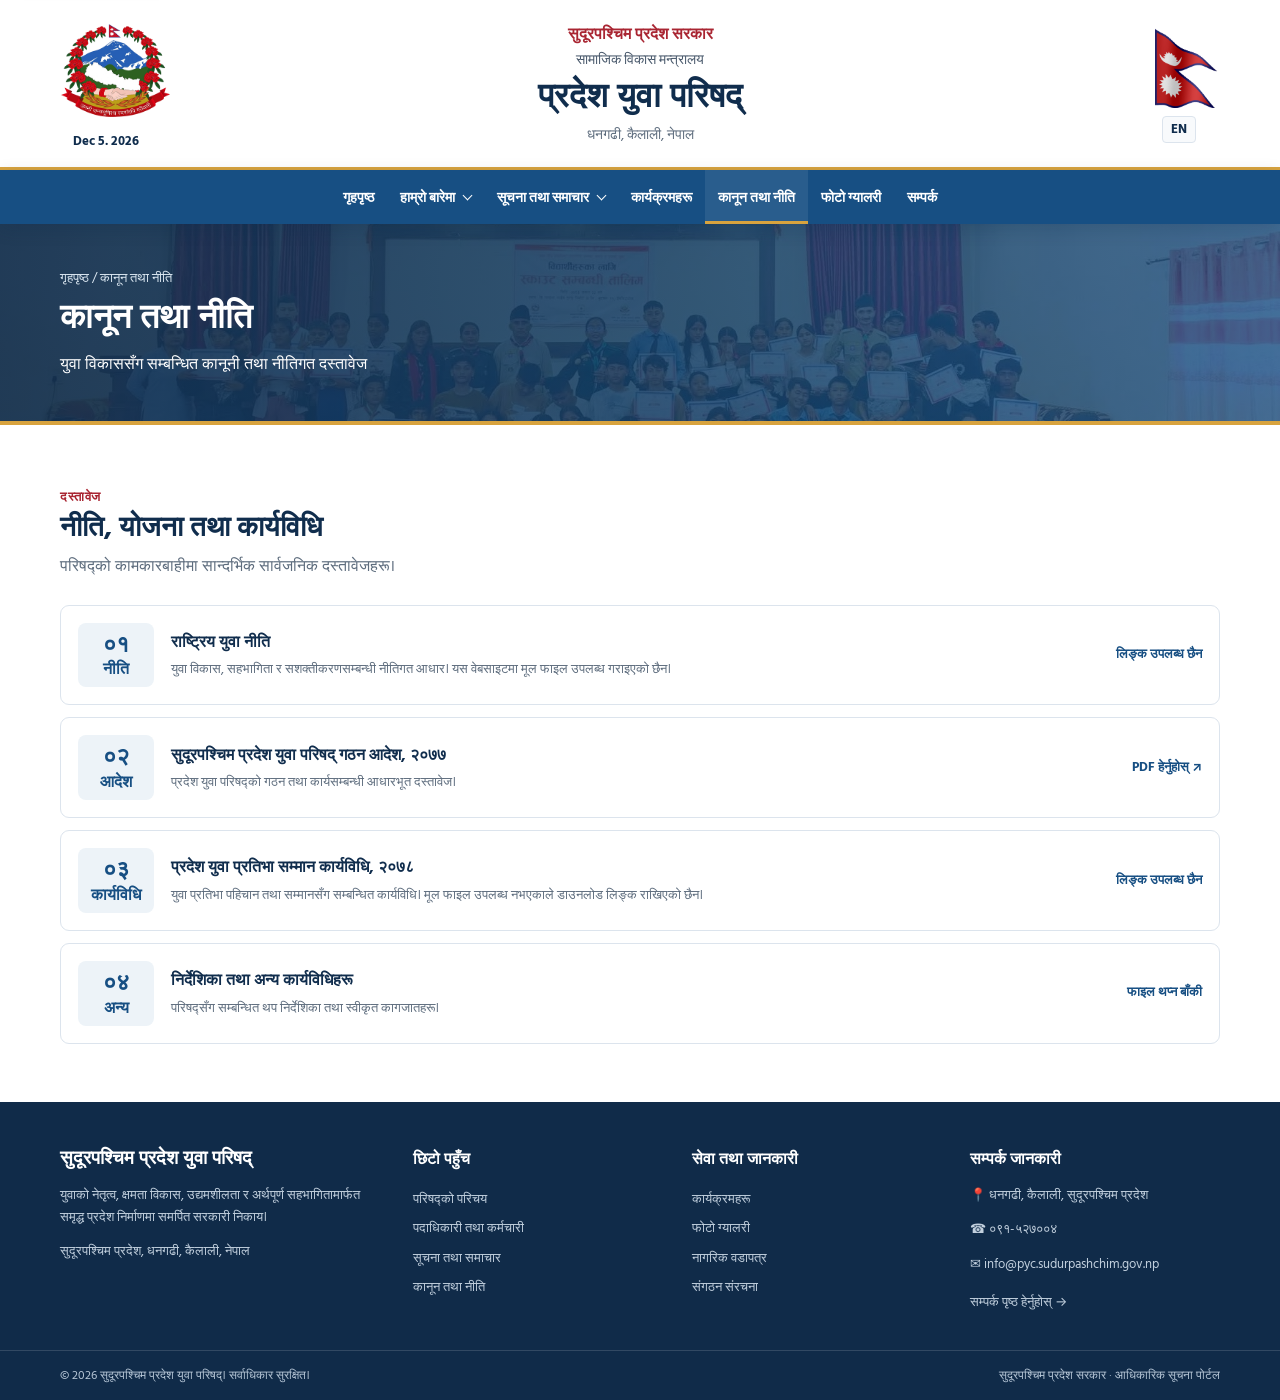
<file: policies.html>
<!doctype html>
<html lang="ne">

<head>
    <meta charset="utf-8">
    <meta name="viewport" content="width=device-width, initial-scale=1">
    <meta name="description"
        content="सुदूरपश्चिम प्रदेश युवा परिषद्को आधिकारिक सूचना, कार्यक्रम, नीति तथा सेवा सम्बन्धी पोर्टल।">
    <meta name="theme-color" content="#174f83">
    <title>कानून तथा नीति | सुदूरपश्चिम प्रदेश युवा परिषद्</title>
    <link rel="stylesheet" href="assets/css/style.css">
    <script type="text/javascript">
        function googleTranslateElementInit() {
            new google.translate.TranslateElement({
                pageLanguage: 'ne',
                includedLanguages: 'en,ne',
                autoDisplay: false
            }, 'google_translate_element');
        }
    </script>
    <script type="text/javascript"
        src="//translate.google.com/translate_a/element.js?cb=googleTranslateElementInit"></script>
</head>

<body data-page="policies">
    <a class="skip-link" href="#main-content">मुख्य सामग्रीमा जानुहोस्</a>
    <!-- Government Header -->
    <header class="gov-header">
        <div class="container gov-inner">

            <!-- बायाँ भाग: लोगो और नीचे वर्तमान तिथि (Current Date) -->
            <div class="gov-left">
                <img class="emblem" src="assets/images/gov-logo.png" alt="सरकारी प्रतीक"
                    onerror="this.style.visibility='hidden'">
                <div class="current-date" id="currentDateDisplay">Oct. 12, 2026</div>
            </div>

            <!-- बीच का भाग: मन्त्रालय और नाम -->
            <div class="gov-copy">
                <p class="province">सुदूरपश्चिम प्रदेश सरकार</p>
                <p class="ministry">सामाजिक विकास मन्त्रालय</p>
                <h1>प्रदेश युवा परिषद्</h1>
                <p class="location">धनगढी, कैलाली, नेपाल</p>
            </div>

            <!-- दायाँ भाग: झण्डा और भाषा परिवर्तन (ने / EN) बटन -->
            <div class="gov-right">
                <img class="flag" src="assets/images/nepalflag.gif" alt="नेपालको राष्ट्रिय झण्डा">
                <!-- Nepali पेजमा (ने) देखिने बटन -->
                <!-- notranslate र translate="no" ले Google Translate लाई यो बटन अनुवाद गर्न दिँदैन -->
                <a href="#" class="lang-switch notranslate" translate="no" id="langSwitchBtn"
                    onclick="triggerGoogleTranslate(event)">EN</a>
                <div id="google_translate_element" style="display:none;"></div>
            </div>

        </div>
    </header>

    <!-- Navigation: Static HTML -->
    <nav class="navbar" aria-label="मुख्य नेभिगेसन">
        <div class="container nav-inner">

            <button class="mobile-toggle" type="button" aria-label="  खोल्नुहोस्" aria-expanded="false">
                ☰ <span style="font-size:14px"> </span>
            </button>

            <div class="nav-menu" id="primary-navigation">

                <a class="nav-link" data-nav-key="home" href="index.html">गृहपृष्ठ</a>

                <!-- About Dropdown -->
                <div class="nav-dropdown">
                    <button class="nav-link nav-trigger" type="button" aria-expanded="false">
                        <span>हाम्रो बारेमा</span>
                        <span class="dropdown-chevron" aria-hidden="true"></span>
                    </button>

                    <div class="dropdown-menu">
                        <a href="about-us.html">परिचय</a>
                        <a href="about-us.html#vision">दूरदृष्टि, लक्ष्य तथा उद्देश्य</a>
                        <a href="staffs.html">पदाधिकारी तथा कर्मचारी</a>
                        <a href="charter.html">नागरिक वडापत्र</a>
                        <a href="structure.html">संगठन संरचना</a>
                    </div>
                </div>

                <!-- Notices Dropdown -->
                <div class="nav-dropdown">
                    <button class="nav-link nav-trigger" type="button" aria-expanded="false">
                        <span>सूचना तथा समाचार</span>
                        <span class="dropdown-chevron" aria-hidden="true"></span>
                    </button>

                    <div class="dropdown-menu">
                        <a href="notices.html">सूचनाहरू</a>
                        <a href="notices.html#news">समाचार तथा प्रेस विज्ञप्ति</a>
                    </div>
                </div>

                <a class="nav-link" data-nav-key="programs" href="programs.html">कार्यक्रमहरू</a>

                <a class="nav-link" data-nav-key="policies" href="policies.html">कानून तथा नीति</a>

                <a class="nav-link" data-nav-key="gallery" href="gallery.html">फोटो ग्यालरी</a>

                <a class="nav-link" data-nav-key="contact" href="contact.html">सम्पर्क</a>

            </div>
        </div>
    </nav>
    <main id="main-content">
        <section class="page-banner">
            <div class="container">
                <div class="breadcrumbs"><a href="index.html">गृहपृष्ठ</a> / कानून तथा नीति</div>
                <h2>कानून तथा नीति</h2>
                <div>युवा विकाससँग सम्बन्धित कानूनी तथा नीतिगत दस्तावेज</div>
            </div>
        </section>
        <section class="section">
            <div class="container">
                <div class="section-heading">
                    <div><span class="section-kicker">दस्तावेज</span>
                        <h2>नीति, योजना तथा कार्यविधि</h2>
                        <p>परिषद्को कामकारबाहीमा सान्दर्भिक सार्वजनिक दस्तावेजहरू।</p>
                    </div>
                </div>
                <div class="notice-list">
                    <article class="notice-row">
                        <div class="date-box"><strong>०१</strong> नीति</div>
                        <div>
                            <h3>राष्ट्रिय युवा नीति</h3>
                            <p>युवा विकास, सहभागिता र सशक्तीकरणसम्बन्धी नीतिगत आधार। यस वेबसाइटमा मूल फाइल उपलब्ध गराइएको छैन।</p>
                        </div><span class="download-link">लिङ्क उपलब्ध छैन</span>
                    </article>
                    <article class="notice-row">
                        <div class="date-box"><strong>०२</strong> आदेश</div>
                        <div>
                            <h3>सुदूरपश्चिम प्रदेश युवा परिषद् गठन आदेश, २०७७</h3>
                            <p>प्रदेश युवा परिषद्को गठन तथा कार्यसम्बन्धी आधारभूत दस्तावेज।</p>
                        </div><a class="download-link" href="assets/documents/sudurpashchim-pradesh-yuwa-parishad-gathan-adesh-2077.pdf" target="_blank" rel="noopener">PDF हेर्नुहोस् ↗</a>
                    </article>
                    <article class="notice-row">
                        <div class="date-box"><strong>०३</strong> कार्यविधि</div>
                        <div>
                            <h3>प्रदेश युवा प्रतिभा सम्मान कार्यविधि, २०७८</h3>
                            <p>युवा प्रतिभा पहिचान तथा सम्मानसँग सम्बन्धित कार्यविधि। मूल फाइल उपलब्ध नभएकाले डाउनलोड लिङ्क राखिएको छैन।</p>
                        </div><span class="download-link">लिङ्क उपलब्ध छैन</span>
                    </article>
                    <article class="notice-row">
                        <div class="date-box"><strong>०४</strong> अन्य</div>
                        <div>
                            <h3>निर्देशिका तथा अन्य कार्यविधिहरू</h3>
                            <p>परिषद्सँग सम्बन्धित थप निर्देशिका तथा स्वीकृत कागजातहरू।</p>
                        </div><span class="download-link">फाइल थप्न बाँकी</span>
                    </article>
                </div>
                <!-- <div class="highlight"><strong>सम्पादकीय नोट:</strong> दस्तावेजका शीर्षकहरू सार्वजनिक वेबसाइटमा देखिएका
                    विषयहरूबाट तयार गरिएका हुन्। कानूनी प्रयोगअघि आधिकारिक संस्करण, संशोधन र फाइल प्रमाणित गर्नुहोस्।
                </div> -->
            </div>
        </section>
    </main>
    <!-- Static Footer -->
    <footer class="site-footer">
        <div class="container footer-grid">

            <div>
                <div class="footer-brand">
                    सुदूरपश्चिम प्रदेश युवा परिषद्
                </div>

                <p>
                    युवाको नेतृत्व, क्षमता विकास, उद्यमशीलता र अर्थपूर्ण
                    सहभागितामार्फत समृद्ध प्रदेश निर्माणमा समर्पित सरकारी निकाय।
                </p>

                <p>सुदूरपश्चिम प्रदेश, धनगढी, कैलाली, नेपाल</p>
            </div>

            <div>
                <h3>छिटो पहुँच</h3>
                <a href="about-us.html">परिषद्को परिचय</a>
                <a href="staffs.html">पदाधिकारी तथा कर्मचारी</a>
                <a href="notices.html">सूचना तथा समाचार</a>
                <a href="policies.html">कानून तथा नीति</a>
            </div>

            <div>
                <h3>सेवा तथा जानकारी</h3>
                <a href="programs.html">कार्यक्रमहरू</a>
                <a href="gallery.html">फोटो ग्यालरी</a>
                <a href="charter.html">नागरिक वडापत्र</a>
                <a href="structure.html">संगठन संरचना</a>
            </div>

            <div>
                <h3>सम्पर्क जानकारी</h3>
                <p>📍 धनगढी, कैलाली, सुदूरपश्चिम प्रदेश</p>
                <p>☎ ०९१-५२७००४</p>
                <p>✉ info@pyc.sudurpashchim.gov.np</p>
                <a href="contact.html">सम्पर्क पृष्ठ हेर्नुहोस् →</a>
            </div>

        </div>

        <div class="footer-bottom">
            <div class="container">
                <span>
                    © <span id="year"></span>
                    सुदूरपश्चिम प्रदेश युवा परिषद्। सर्वाधिकार सुरक्षित।
                </span>

                <span>
                    सुदूरपश्चिम प्रदेश सरकार · आधिकारिक सूचना पोर्टल
                </span>
            </div>
        </div>
    </footer>
    <script defer src="assets/js/main.js"></script>
</body>

</html>
</file>
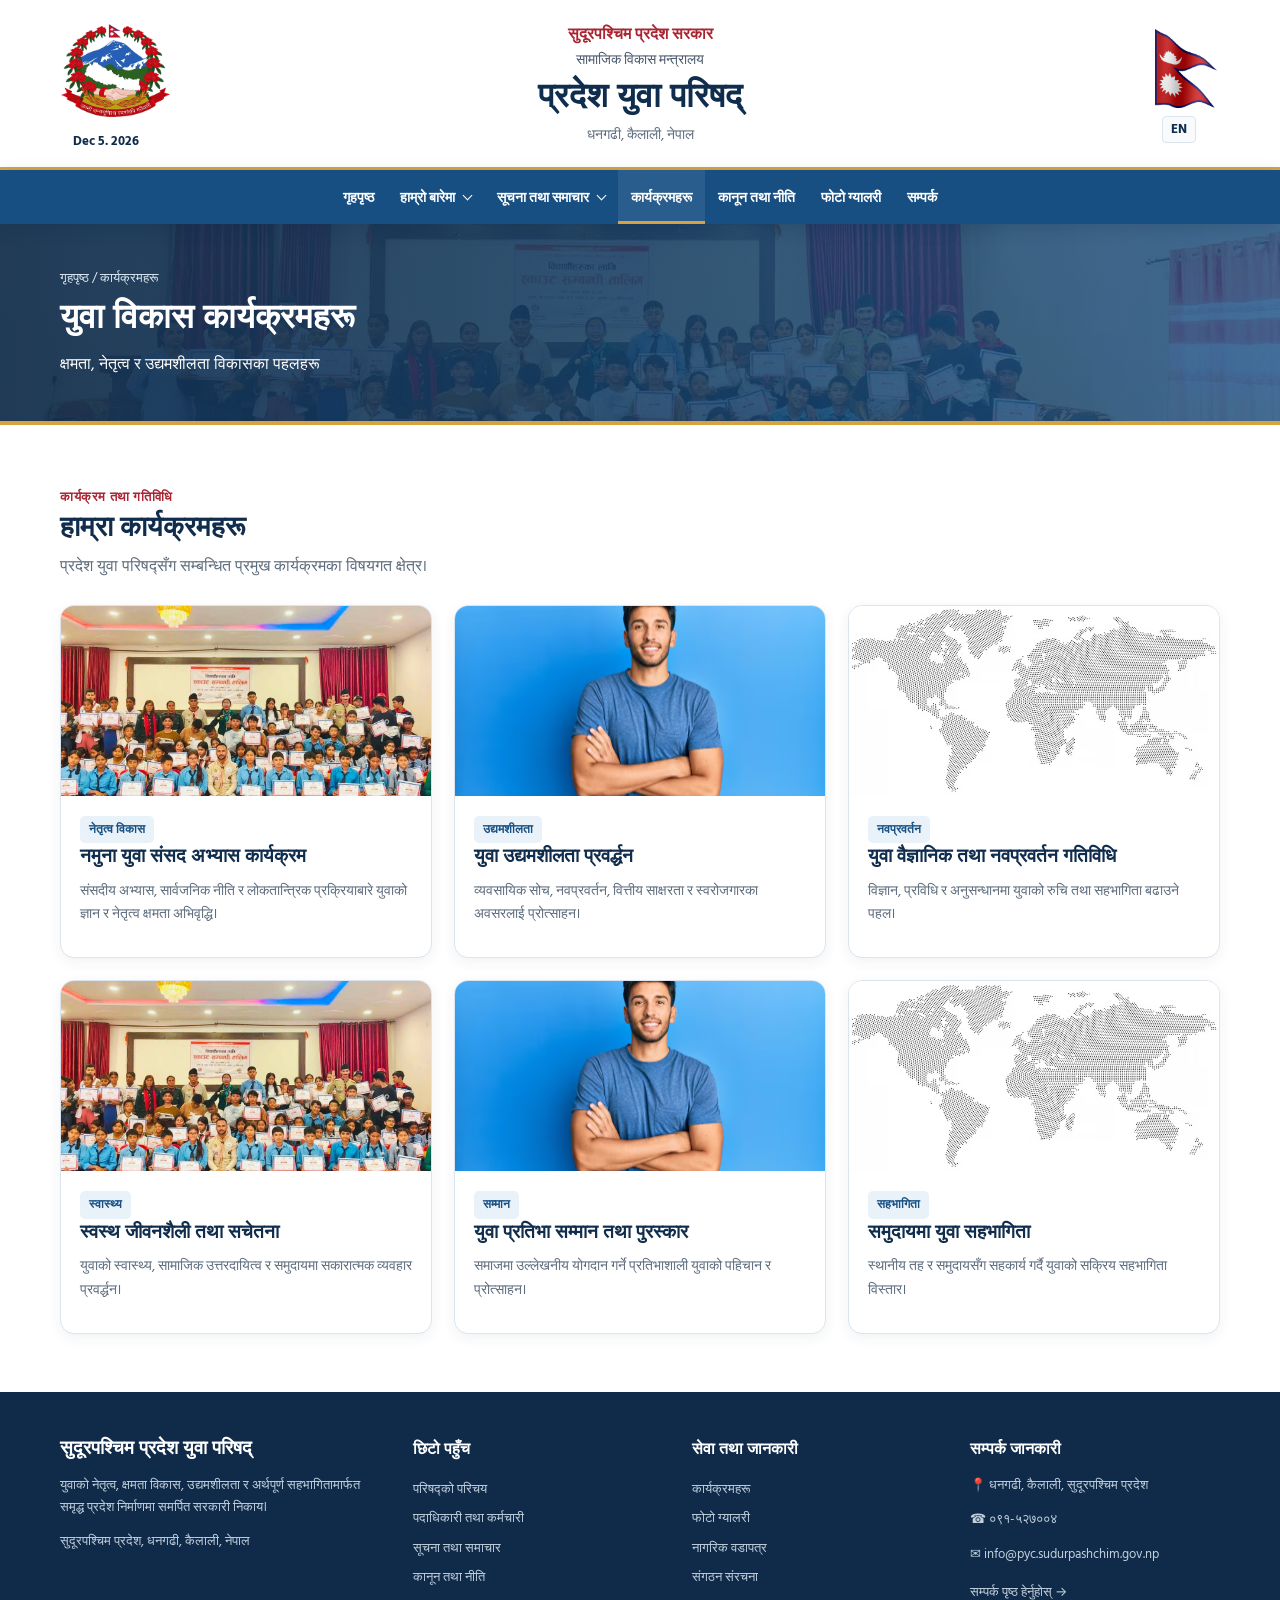
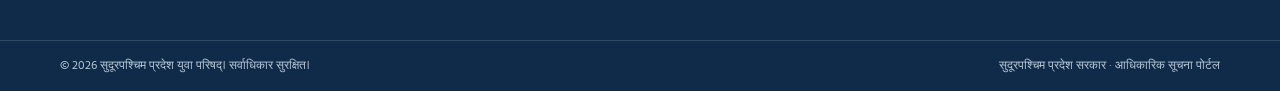
<file: programs.html>
<!doctype html>
<html lang="ne">

<head>
    <meta charset="utf-8">
    <meta name="viewport" content="width=device-width, initial-scale=1">
    <meta name="description"
        content="सुदूरपश्चिम प्रदेश युवा परिषद्को आधिकारिक सूचना, कार्यक्रम, नीति तथा सेवा सम्बन्धी पोर्टल।">
    <meta name="theme-color" content="#174f83">
    <title>कार्यक्रमहरू | सुदूरपश्चिम प्रदेश युवा परिषद्</title>
    <link rel="stylesheet" href="assets/css/style.css">
    <script type="text/javascript">
        function googleTranslateElementInit() {
            new google.translate.TranslateElement({
                pageLanguage: 'ne',
                includedLanguages: 'en,ne',
                autoDisplay: false
            }, 'google_translate_element');
        }
    </script>
    <script type="text/javascript"
        src="//translate.google.com/translate_a/element.js?cb=googleTranslateElementInit"></script>
</head>

<body data-page="programs">
    <a class="skip-link" href="#main-content">मुख्य सामग्रीमा जानुहोस्</a>
    <!-- Government Header -->
    <header class="gov-header">
        <div class="container gov-inner">

            <!-- बायाँ भाग: लोगो और नीचे वर्तमान तिथि (Current Date) -->
            <div class="gov-left">
                <img class="emblem" src="assets/images/gov-logo.png" alt="सरकारी प्रतीक"
                    onerror="this.style.visibility='hidden'">
                <div class="current-date" id="currentDateDisplay">Oct. 12, 2026</div>
            </div>

            <!-- बीच का भाग: मन्त्रालय और नाम -->
            <div class="gov-copy">
                <p class="province">सुदूरपश्चिम प्रदेश सरकार</p>
                <p class="ministry">सामाजिक विकास मन्त्रालय</p>
                <h1>प्रदेश युवा परिषद्</h1>
                <p class="location">धनगढी, कैलाली, नेपाल</p>
            </div>

            <!-- दायाँ भाग: झण्डा और भाषा परिवर्तन (ने / EN) बटन -->
            <div class="gov-right">
                <img class="flag" src="assets/images/nepalflag.gif" alt="नेपालको राष्ट्रिय झण्डा">
                <!-- Nepali पेजमा (ने) देखिने बटन -->
                <!-- notranslate र translate="no" ले Google Translate लाई यो बटन अनुवाद गर्न दिँदैन -->
                <a href="#" class="lang-switch notranslate" translate="no" id="langSwitchBtn"
                    onclick="triggerGoogleTranslate(event)">EN</a>
                <div id="google_translate_element" style="display:none;"></div>
            </div>

        </div>
    </header>

    <!-- Navigation: Static HTML -->
    <nav class="navbar" aria-label="मुख्य नेभिगेसन">
        <div class="container nav-inner">

            <button class="mobile-toggle" type="button" aria-label="  खोल्नुहोस्" aria-expanded="false">
                ☰ <span style="font-size:14px"> </span>
            </button>

            <div class="nav-menu" id="primary-navigation">

                <a class="nav-link" data-nav-key="home" href="index.html">गृहपृष्ठ</a>

                <!-- About Dropdown -->
                <div class="nav-dropdown">
                    <button class="nav-link nav-trigger" type="button" aria-expanded="false">
                        <span>हाम्रो बारेमा</span>
                        <span class="dropdown-chevron" aria-hidden="true"></span>
                    </button>

                    <div class="dropdown-menu">
                        <a href="about-us.html">परिचय</a>
                        <a href="about-us.html#vision">दूरदृष्टि, लक्ष्य तथा उद्देश्य</a>
                        <a href="staffs.html">पदाधिकारी तथा कर्मचारी</a>
                        <a href="charter.html">नागरिक वडापत्र</a>
                        <a href="structure.html">संगठन संरचना</a>
                    </div>
                </div>

                <!-- Notices Dropdown -->
                <div class="nav-dropdown">
                    <button class="nav-link nav-trigger" type="button" aria-expanded="false">
                        <span>सूचना तथा समाचार</span>
                        <span class="dropdown-chevron" aria-hidden="true"></span>
                    </button>

                    <div class="dropdown-menu">
                        <a href="notices.html">सूचनाहरू</a>
                        <a href="notices.html#news">समाचार तथा प्रेस विज्ञप्ति</a>
                    </div>
                </div>

                <a class="nav-link" data-nav-key="programs" href="programs.html">कार्यक्रमहरू</a>

                <a class="nav-link" data-nav-key="policies" href="policies.html">कानून तथा नीति</a>

                <a class="nav-link" data-nav-key="gallery" href="gallery.html">फोटो ग्यालरी</a>

                <a class="nav-link" data-nav-key="contact" href="contact.html">सम्पर्क</a>

            </div>
        </div>
    </nav>
    <main id="main-content">
        <section class="page-banner">
            <div class="container">
                <div class="breadcrumbs"><a href="index.html">गृहपृष्ठ</a> / कार्यक्रमहरू</div>
                <h2>युवा विकास कार्यक्रमहरू</h2>
                <div>क्षमता, नेतृत्व र उद्यमशीलता विकासका पहलहरू</div>
            </div>
        </section>
        <section class="section">
            <div class="container">
                <div class="section-heading">
                    <div><span class="section-kicker">कार्यक्रम तथा गतिविधि</span>
                        <h2>हाम्रा कार्यक्रमहरू</h2>
                        <p>प्रदेश युवा परिषद्सँग सम्बन्धित प्रमुख कार्यक्रमका विषयगत क्षेत्र।</p>
                    </div>
                </div>
                <div class="grid-3">
                    <article class="card">
                        <div class="card-image"><img src="assets/images/hero.png" alt="नमुना युवा संसद" loading="lazy">
                        </div>
                        <div class="card-body"><span class="pill">नेतृत्व विकास</span>
                            <h3>नमुना युवा संसद अभ्यास कार्यक्रम</h3>
                            <p>संसदीय अभ्यास, सार्वजनिक नीति र लोकतान्त्रिक प्रक्रियाबारे युवाको ज्ञान र नेतृत्व क्षमता
                                अभिवृद्धि।</p>
                        </div>
                    </article>
                    <article class="card">
                        <div class="card-image"><img src="assets/images/profile.avif" alt="युवा उद्यमशीलता"
                                loading="lazy"></div>
                        <div class="card-body"><span class="pill">उद्यमशीलता</span>
                            <h3>युवा उद्यमशीलता प्रवर्द्धन</h3>
                            <p>व्यवसायिक सोच, नवप्रवर्तन, वित्तीय साक्षरता र स्वरोजगारका अवसरलाई प्रोत्साहन।</p>
                        </div>
                    </article>
                    <article class="card">
                        <div class="card-image"><img src="assets/images/map.avif" alt="वैज्ञानिक सम्मेलन"
                                loading="lazy"></div>
                        <div class="card-body"><span class="pill">नवप्रवर्तन</span>
                            <h3>युवा वैज्ञानिक तथा नवप्रवर्तन गतिविधि</h3>
                            <p>विज्ञान, प्रविधि र अनुसन्धानमा युवाको रुचि तथा सहभागिता बढाउने पहल।</p>
                        </div>
                    </article>
                    <article class="card">
                        <div class="card-image"><img src="assets/images/hero.png" alt="स्वास्थ्य सचेतना" loading="lazy">
                        </div>
                        <div class="card-body"><span class="pill">स्वास्थ्य</span>
                            <h3>स्वस्थ जीवनशैली तथा सचेतना</h3>
                            <p>युवाको स्वास्थ्य, सामाजिक उत्तरदायित्व र समुदायमा सकारात्मक व्यवहार प्रवर्द्धन।</p>
                        </div>
                    </article>
                    <article class="card">
                        <div class="card-image"><img src="assets/images/profile.avif" alt="युवा प्रतिभा सम्मान"
                                loading="lazy"></div>
                        <div class="card-body"><span class="pill">सम्मान</span>
                            <h3>युवा प्रतिभा सम्मान तथा पुरस्कार</h3>
                            <p>समाजमा उल्लेखनीय योगदान गर्ने प्रतिभाशाली युवाको पहिचान र प्रोत्साहन।</p>
                        </div>
                    </article>
                    <article class="card">
                        <div class="card-image"><img src="assets/images/map.avif" alt="समुदाय सहभागिता" loading="lazy">
                        </div>
                        <div class="card-body"><span class="pill">सहभागिता</span>
                            <h3>समुदायमा युवा सहभागिता</h3>
                            <p>स्थानीय तह र समुदायसँग सहकार्य गर्दै युवाको सक्रिय सहभागिता विस्तार।</p>
                        </div>
                    </article>
                </div>
                <!-- <div class="highlight"><strong>कार्यक्रम व्यवस्थापन:</strong> वास्तविक कार्यक्रम मिति, स्थान, सहभागी
                    संख्या, बजेट र प्रतिवेदन आधिकारिक विवरण प्राप्त भएपछि थप्नुहोस्।</div> -->
            </div>
        </section>
    </main>
    <!-- Static Footer -->
    <footer class="site-footer">
        <div class="container footer-grid">

            <div>
                <div class="footer-brand">
                    सुदूरपश्चिम प्रदेश युवा परिषद्
                </div>

                <p>
                    युवाको नेतृत्व, क्षमता विकास, उद्यमशीलता र अर्थपूर्ण
                    सहभागितामार्फत समृद्ध प्रदेश निर्माणमा समर्पित सरकारी निकाय।
                </p>

                <p>सुदूरपश्चिम प्रदेश, धनगढी, कैलाली, नेपाल</p>
            </div>

            <div>
                <h3>छिटो पहुँच</h3>
                <a href="about-us.html">परिषद्को परिचय</a>
                <a href="staffs.html">पदाधिकारी तथा कर्मचारी</a>
                <a href="notices.html">सूचना तथा समाचार</a>
                <a href="policies.html">कानून तथा नीति</a>
            </div>

            <div>
                <h3>सेवा तथा जानकारी</h3>
                <a href="programs.html">कार्यक्रमहरू</a>
                <a href="gallery.html">फोटो ग्यालरी</a>
                <a href="charter.html">नागरिक वडापत्र</a>
                <a href="structure.html">संगठन संरचना</a>
            </div>

            <div>
                <h3>सम्पर्क जानकारी</h3>
                <p>📍 धनगढी, कैलाली, सुदूरपश्चिम प्रदेश</p>
                <p>☎ ०९१-५२७००४</p>
                <p>✉ info@pyc.sudurpashchim.gov.np</p>
                <a href="contact.html">सम्पर्क पृष्ठ हेर्नुहोस् →</a>
            </div>

        </div>

        <div class="footer-bottom">
            <div class="container">
                <span>
                    © <span id="year"></span>
                    सुदूरपश्चिम प्रदेश युवा परिषद्। सर्वाधिकार सुरक्षित।
                </span>

                <span>
                    सुदूरपश्चिम प्रदेश सरकार · आधिकारिक सूचना पोर्टल
                </span>
            </div>
        </div>
    </footer>
    <script defer src="assets/js/main.js"></script>
</body>

</html>
</file>
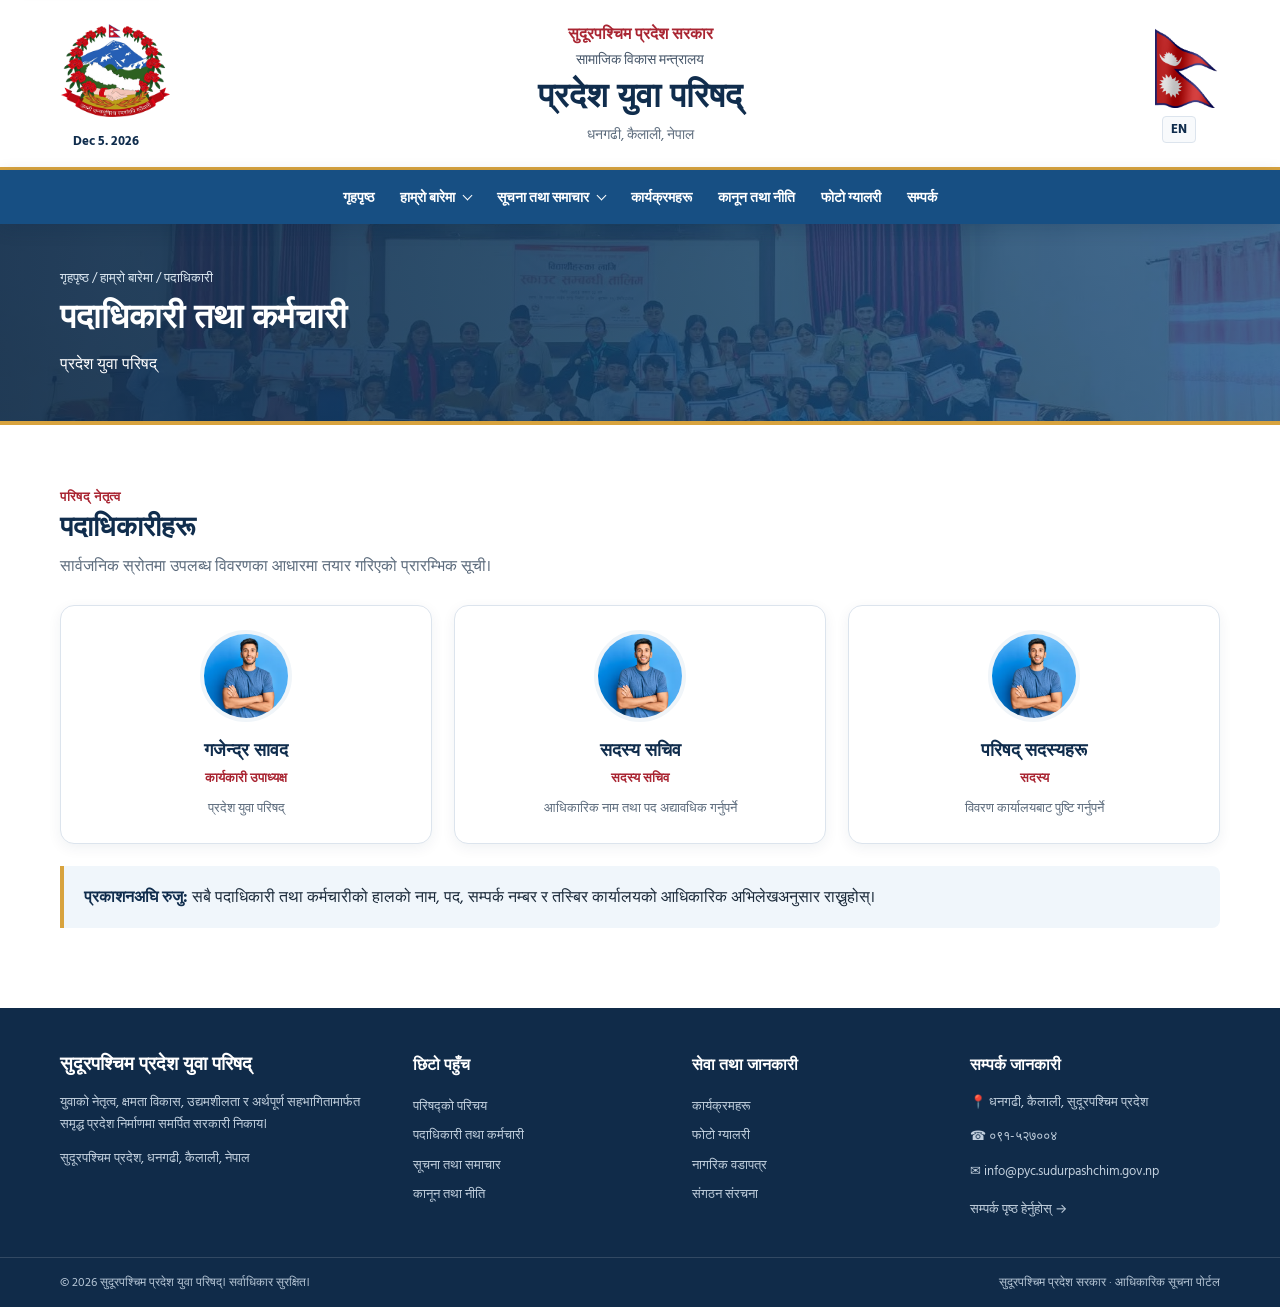
<file: staffs.html>
<!doctype html>
<html lang="ne">
<head>
<meta charset="utf-8"><meta name="viewport" content="width=device-width, initial-scale=1">
<meta name="description" content="सुदूरपश्चिम प्रदेश युवा परिषद्को आधिकारिक सूचना, कार्यक्रम, नीति तथा सेवा सम्बन्धी पोर्टल।">
<meta name="theme-color" content="#174f83">
<title>पदाधिकारी तथा कर्मचारी | सुदूरपश्चिम प्रदेश युवा परिषद्</title>
<link rel="stylesheet" href="assets/css/style.css">
 <script type="text/javascript">
        function googleTranslateElementInit() {
            new google.translate.TranslateElement({
                pageLanguage: 'ne',
                includedLanguages: 'en,ne',
                autoDisplay: false
            }, 'google_translate_element');
        }
    </script>
    <script type="text/javascript"
        src="//translate.google.com/translate_a/element.js?cb=googleTranslateElementInit"></script>
    </head>
    <body data-page="about">
    <a class="skip-link" href="#main-content">मुख्य सामग्रीमा जानुहोस्</a>
        <!-- Government Header -->
    <header class="gov-header">
        <div class="container gov-inner">

        <!-- बायाँ भाग: लोगो और नीचे वर्तमान तिथि (Current Date) -->
        <div class="gov-left">
            <img class="emblem" src="assets/images/gov-logo.png" alt="सरकारी प्रतीक"
            onerror="this.style.visibility='hidden'">
            <div class="current-date" id="currentDateDisplay">Oct. 12, 2026</div>
        </div>
        
        <!-- बीच का भाग: मन्त्रालय और नाम -->
        <div class="gov-copy">
            <p class="province">सुदूरपश्चिम प्रदेश सरकार</p>
            <p class="ministry">सामाजिक विकास मन्त्रालय</p>
            <h1>प्रदेश युवा परिषद्</h1>
            <p class="location">धनगढी, कैलाली, नेपाल</p>
        </div>

        <!-- दायाँ भाग: झण्डा और भाषा परिवर्तन (ने / EN) बटन -->
        <div class="gov-right">
            <img class="flag" src="assets/images/nepalflag.gif" alt="नेपालको राष्ट्रिय झण्डा">
            <!-- Nepali पेजमा (ने) देखिने बटन -->
      <!-- notranslate र translate="no" ले Google Translate लाई यो बटन अनुवाद गर्न दिँदैन -->
      <a href="#" class="lang-switch notranslate" translate="no" id="langSwitchBtn" onclick="triggerGoogleTranslate(event)">EN</a>
      <div id="google_translate_element" style="display:none;"></div>
    </div>
    
</div>
</header>

<!-- Navigation: Static HTML -->
<nav class="navbar" aria-label="मुख्य नेभिगेसन">
        <div class="container nav-inner">
            
            <button class="mobile-toggle" type="button" aria-label="  खोल्नुहोस्" aria-expanded="false">
                ☰ <span style="font-size:14px"> </span>
            </button>

            <div class="nav-menu" id="primary-navigation">

                <a class="nav-link" data-nav-key="home" href="index.html">गृहपृष्ठ</a>

                <!-- About Dropdown -->
                <div class="nav-dropdown">
                    <button class="nav-link nav-trigger" type="button" aria-expanded="false">
                        <span>हाम्रो बारेमा</span>
                        <span class="dropdown-chevron" aria-hidden="true"></span>
                    </button>

                    <div class="dropdown-menu">
                        <a href="about-us.html">परिचय</a>
                        <a href="about-us.html#vision">दूरदृष्टि, लक्ष्य तथा उद्देश्य</a>
                        <a href="staffs.html">पदाधिकारी तथा कर्मचारी</a>
                        <a href="charter.html">नागरिक वडापत्र</a>
                        <a href="structure.html">संगठन संरचना</a>
                    </div>
                </div>

                <!-- Notices Dropdown -->
                <div class="nav-dropdown">
                    <button class="nav-link nav-trigger" type="button" aria-expanded="false">
                        <span>सूचना तथा समाचार</span>
                        <span class="dropdown-chevron" aria-hidden="true"></span>
                    </button>

                    <div class="dropdown-menu">
                        <a href="notices.html">सूचनाहरू</a>
                        <a href="notices.html#news">समाचार तथा प्रेस विज्ञप्ति</a>
                    </div>
                </div>

                <a class="nav-link" data-nav-key="programs" href="programs.html">कार्यक्रमहरू</a>

                <a class="nav-link" data-nav-key="policies" href="policies.html">कानून तथा नीति</a>

                <a class="nav-link" data-nav-key="gallery" href="gallery.html">फोटो ग्यालरी</a>

                <a class="nav-link" data-nav-key="contact" href="contact.html">सम्पर्क</a>

            </div>
        </div>
    </nav>
<main id="main-content"><section class="page-banner"><div class="container"><div class="breadcrumbs"><a href="index.html">गृहपृष्ठ</a> / हाम्रो बारेमा / पदाधिकारी</div><h2>पदाधिकारी तथा कर्मचारी</h2><div>प्रदेश युवा परिषद्</div></div></section><section class="section"><div class="container"><div class="section-heading"><div><span class="section-kicker">परिषद् नेतृत्व</span><h2>पदाधिकारीहरू</h2><p>सार्वजनिक स्रोतमा उपलब्ध विवरणका आधारमा तयार गरिएको प्रारम्भिक सूची।</p></div></div><div class="grid-3"><article class="card profile-card"><img class="profile-avatar" src="assets/images/profile.avif" alt="कार्यकारी उपाध्यक्ष"><h3>गजेन्द्र सावद</h3><div class="role">कार्यकारी उपाध्यक्ष</div><p>प्रदेश युवा परिषद्</p></article><article class="card profile-card"><img class="profile-avatar" src="assets/images/profile.avif" alt="सदस्य सचिव"><h3>सदस्य सचिव</h3><div class="role">सदस्य सचिव</div><p>आधिकारिक नाम तथा पद अद्यावधिक गर्नुपर्ने</p></article><article class="card profile-card"><img class="profile-avatar" src="assets/images/profile.avif" alt="परिषद् सदस्य"><h3>परिषद् सदस्यहरू</h3><div class="role">सदस्य</div><p>विवरण कार्यालयबाट पुष्टि गर्नुपर्ने</p></article></div><div class="highlight"><strong>प्रकाशनअघि रुजु:</strong> सबै पदाधिकारी तथा कर्मचारीको हालको नाम, पद, सम्पर्क नम्बर र तस्बिर कार्यालयको आधिकारिक अभिलेखअनुसार राख्नुहोस्।</div></div></section></main>
    <!-- Static Footer -->
    <footer class="site-footer">
        <div class="container footer-grid">

            <div>
                <div class="footer-brand">
                    सुदूरपश्चिम प्रदेश युवा परिषद्
                </div>

                <p>
                    युवाको नेतृत्व, क्षमता विकास, उद्यमशीलता र अर्थपूर्ण
                    सहभागितामार्फत समृद्ध प्रदेश निर्माणमा समर्पित सरकारी निकाय।
                </p>

                <p>सुदूरपश्चिम प्रदेश, धनगढी, कैलाली, नेपाल</p>
            </div>

            <div>
                <h3>छिटो पहुँच</h3>
                <a href="about-us.html">परिषद्को परिचय</a>
                <a href="staffs.html">पदाधिकारी तथा कर्मचारी</a>
                <a href="notices.html">सूचना तथा समाचार</a>
                <a href="policies.html">कानून तथा नीति</a>
            </div>

            <div>
                <h3>सेवा तथा जानकारी</h3>
                <a href="programs.html">कार्यक्रमहरू</a>
                <a href="gallery.html">फोटो ग्यालरी</a>
                <a href="charter.html">नागरिक वडापत्र</a>
                <a href="structure.html">संगठन संरचना</a>
            </div>

            <div>
                <h3>सम्पर्क जानकारी</h3>
                <p>📍 धनगढी, कैलाली, सुदूरपश्चिम प्रदेश</p>
                <p>☎ ०९१-५२७००४</p>
                <p>✉ info@pyc.sudurpashchim.gov.np</p>
                <a href="contact.html">सम्पर्क पृष्ठ हेर्नुहोस् →</a>
            </div>

        </div>

        <div class="footer-bottom">
            <div class="container">
                <span>
                    © <span id="year"></span>
                    सुदूरपश्चिम प्रदेश युवा परिषद्। सर्वाधिकार सुरक्षित।
                </span>

                <span>
                    सुदूरपश्चिम प्रदेश सरकार · आधिकारिक सूचना पोर्टल
                </span>
            </div>
        </div>
    </footer>
    <script defer src="assets/js/main.js"></script>
</body>
    </html>
</file>
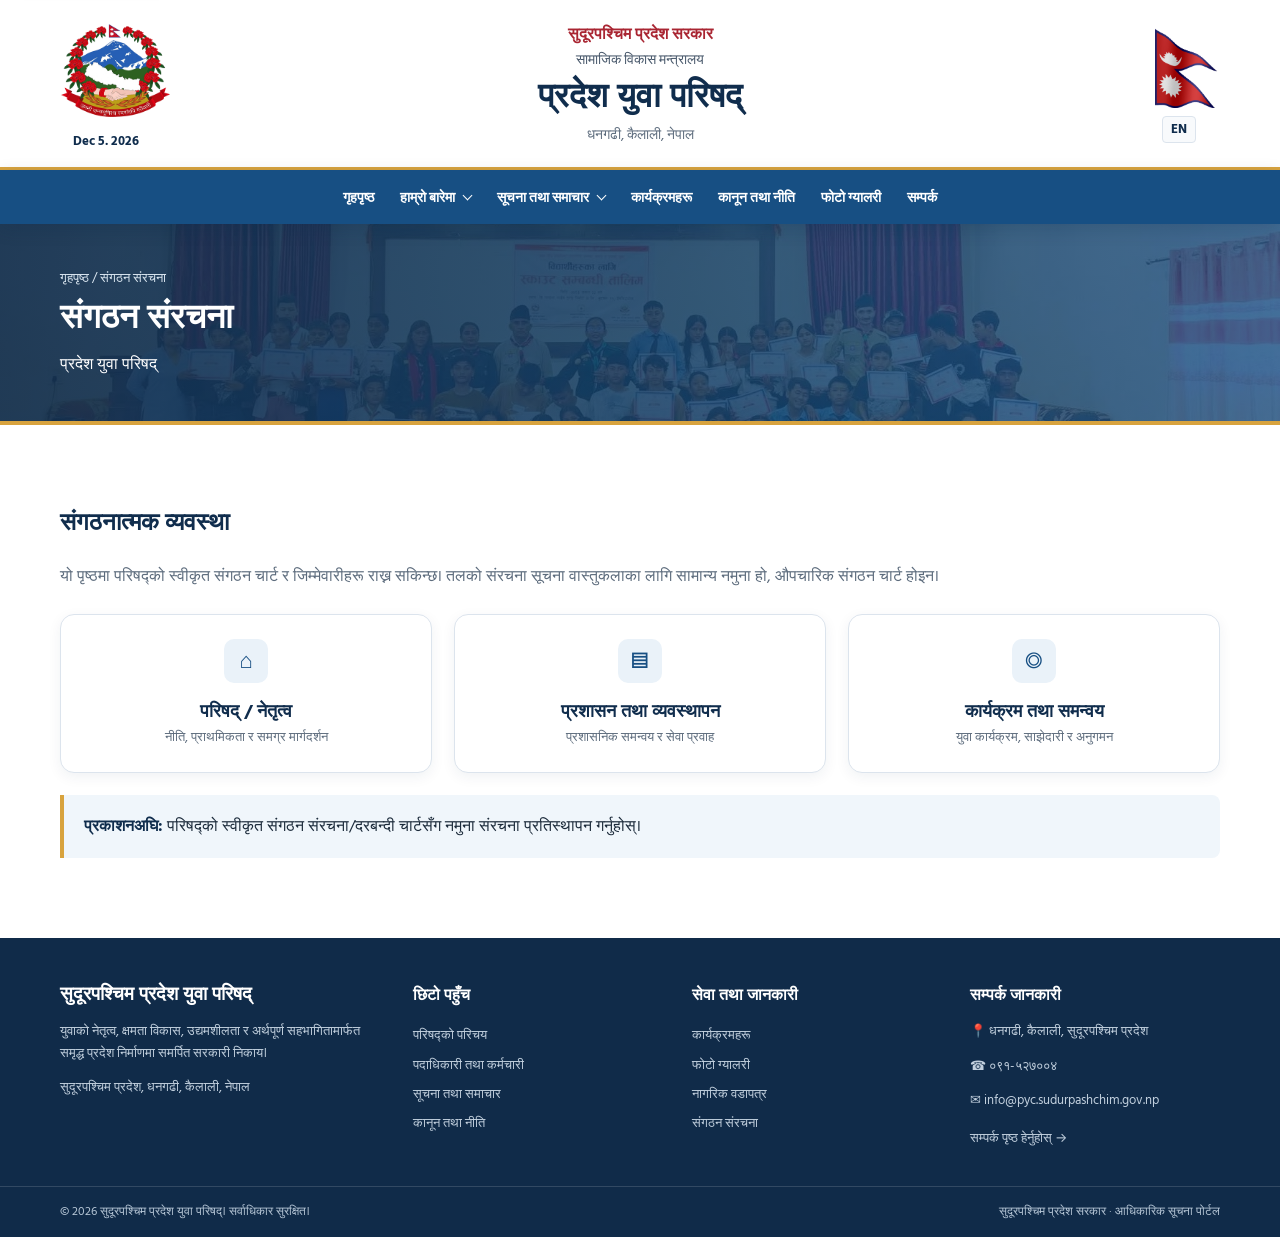
<file: structure.html>
<!doctype html>
<html lang="ne">
<head>
<meta charset="utf-8"><meta name="viewport" content="width=device-width, initial-scale=1">
<meta name="description" content="सुदूरपश्चिम प्रदेश युवा परिषद्को आधिकारिक सूचना, कार्यक्रम, नीति तथा सेवा सम्बन्धी पोर्टल।">
<meta name="theme-color" content="#174f83">
<title>संगठन संरचना | सुदूरपश्चिम प्रदेश युवा परिषद्</title>
<link rel="stylesheet" href="assets/css/style.css">
 <script type="text/javascript">
        function googleTranslateElementInit() {
            new google.translate.TranslateElement({
                pageLanguage: 'ne',
                includedLanguages: 'en,ne',
                autoDisplay: false
            }, 'google_translate_element');
        }
    </script>
    <script type="text/javascript"
        src="//translate.google.com/translate_a/element.js?cb=googleTranslateElementInit"></script>
    </head>
    <body data-page="about">
    <a class="skip-link" href="#main-content">मुख्य सामग्रीमा जानुहोस्</a>
        <!-- Government Header -->
    <header class="gov-header">
        <div class="container gov-inner">

        <!-- बायाँ भाग: लोगो और नीचे वर्तमान तिथि (Current Date) -->
        <div class="gov-left">
            <img class="emblem" src="assets/images/gov-logo.png" alt="सरकारी प्रतीक"
                onerror="this.style.visibility='hidden'">
            <div class="current-date" id="currentDateDisplay">Oct. 12, 2026</div>
        </div>

        <!-- बीच का भाग: मन्त्रालय और नाम -->
        <div class="gov-copy">
            <p class="province">सुदूरपश्चिम प्रदेश सरकार</p>
            <p class="ministry">सामाजिक विकास मन्त्रालय</p>
            <h1>प्रदेश युवा परिषद्</h1>
            <p class="location">धनगढी, कैलाली, नेपाल</p>
        </div>

        <!-- दायाँ भाग: झण्डा और भाषा परिवर्तन (ने / EN) बटन -->
        <div class="gov-right">
            <img class="flag" src="assets/images/nepalflag.gif" alt="नेपालको राष्ट्रिय झण्डा">
            <!-- Nepali पेजमा (ने) देखिने बटन -->
      <!-- notranslate र translate="no" ले Google Translate लाई यो बटन अनुवाद गर्न दिँदैन -->
<a href="#" class="lang-switch notranslate" translate="no" id="langSwitchBtn" onclick="triggerGoogleTranslate(event)">EN</a>
<div id="google_translate_element" style="display:none;"></div>
        </div>

    </div>
</header>

    <!-- Navigation: Static HTML -->
    <nav class="navbar" aria-label="मुख्य नेभिगेसन">
        <div class="container nav-inner">

            <button class="mobile-toggle" type="button" aria-label="  खोल्नुहोस्" aria-expanded="false">
                ☰ <span style="font-size:14px"> </span>
            </button>

            <div class="nav-menu" id="primary-navigation">

                <a class="nav-link" data-nav-key="home" href="index.html">गृहपृष्ठ</a>

                <!-- About Dropdown -->
                <div class="nav-dropdown">
                    <button class="nav-link nav-trigger" type="button" aria-expanded="false">
                        <span>हाम्रो बारेमा</span>
                        <span class="dropdown-chevron" aria-hidden="true"></span>
                    </button>

                    <div class="dropdown-menu">
                        <a href="about-us.html">परिचय</a>
                        <a href="about-us.html#vision">दूरदृष्टि, लक्ष्य तथा उद्देश्य</a>
                        <a href="staffs.html">पदाधिकारी तथा कर्मचारी</a>
                        <a href="charter.html">नागरिक वडापत्र</a>
                        <a href="structure.html">संगठन संरचना</a>
                    </div>
                </div>

                <!-- Notices Dropdown -->
                <div class="nav-dropdown">
                    <button class="nav-link nav-trigger" type="button" aria-expanded="false">
                        <span>सूचना तथा समाचार</span>
                        <span class="dropdown-chevron" aria-hidden="true"></span>
                    </button>

                    <div class="dropdown-menu">
                        <a href="notices.html">सूचनाहरू</a>
                        <a href="notices.html#news">समाचार तथा प्रेस विज्ञप्ति</a>
                    </div>
                </div>

                <a class="nav-link" data-nav-key="programs" href="programs.html">कार्यक्रमहरू</a>

                <a class="nav-link" data-nav-key="policies" href="policies.html">कानून तथा नीति</a>

                <a class="nav-link" data-nav-key="gallery" href="gallery.html">फोटो ग्यालरी</a>

                <a class="nav-link" data-nav-key="contact" href="contact.html">सम्पर्क</a>

            </div>
        </div>
    </nav>
<main id="main-content"><section class="page-banner"><div class="container"><div class="breadcrumbs"><a href="index.html">गृहपृष्ठ</a> / संगठन संरचना</div><h2>संगठन संरचना</h2><div>प्रदेश युवा परिषद्</div></div></section><section class="section"><div class="container"><h2 style="color:var(--navy)">संगठनात्मक व्यवस्था</h2><p style="color:var(--muted)">यो पृष्ठमा परिषद्को स्वीकृत संगठन चार्ट र जिम्मेवारीहरू राख्न सकिन्छ। तलको संरचना सूचना वास्तुकलाका लागि सामान्य नमुना हो, औपचारिक संगठन चार्ट होइन।</p><div class="grid-3" style="margin-top:25px"><article class="card profile-card"><div class="quick-icon" style="margin:0 auto 14px">⌂</div><h3>परिषद् / नेतृत्व</h3><p>नीति, प्राथमिकता र समग्र मार्गदर्शन</p></article><article class="card profile-card"><div class="quick-icon" style="margin:0 auto 14px">▤</div><h3>प्रशासन तथा व्यवस्थापन</h3><p>प्रशासनिक समन्वय र सेवा प्रवाह</p></article><article class="card profile-card"><div class="quick-icon" style="margin:0 auto 14px">◎</div><h3>कार्यक्रम तथा समन्वय</h3><p>युवा कार्यक्रम, साझेदारी र अनुगमन</p></article></div><div class="highlight"><strong>प्रकाशनअघि:</strong> परिषद्को स्वीकृत संगठन संरचना/दरबन्दी चार्टसँग नमुना संरचना प्रतिस्थापन गर्नुहोस्।</div></div></section></main>
    <!-- Static Footer -->
    <footer class="site-footer">
        <div class="container footer-grid">

            <div>
                <div class="footer-brand">
                    सुदूरपश्चिम प्रदेश युवा परिषद्
                </div>

                <p>
                    युवाको नेतृत्व, क्षमता विकास, उद्यमशीलता र अर्थपूर्ण
                    सहभागितामार्फत समृद्ध प्रदेश निर्माणमा समर्पित सरकारी निकाय।
                </p>

                <p>सुदूरपश्चिम प्रदेश, धनगढी, कैलाली, नेपाल</p>
            </div>

            <div>
                <h3>छिटो पहुँच</h3>
                <a href="about-us.html">परिषद्को परिचय</a>
                <a href="staffs.html">पदाधिकारी तथा कर्मचारी</a>
                <a href="notices.html">सूचना तथा समाचार</a>
                <a href="policies.html">कानून तथा नीति</a>
            </div>

            <div>
                <h3>सेवा तथा जानकारी</h3>
                <a href="programs.html">कार्यक्रमहरू</a>
                <a href="gallery.html">फोटो ग्यालरी</a>
                <a href="charter.html">नागरिक वडापत्र</a>
                <a href="structure.html">संगठन संरचना</a>
            </div>

            <div>
                <h3>सम्पर्क जानकारी</h3>
                <p>📍 धनगढी, कैलाली, सुदूरपश्चिम प्रदेश</p>
                <p>☎ ०९१-५२७००४</p>
                <p>✉ info@pyc.sudurpashchim.gov.np</p>
                <a href="contact.html">सम्पर्क पृष्ठ हेर्नुहोस् →</a>
            </div>

        </div>

        <div class="footer-bottom">
            <div class="container">
                <span>
                    © <span id="year"></span>
                    सुदूरपश्चिम प्रदेश युवा परिषद्। सर्वाधिकार सुरक्षित।
                </span>

                <span>
                    सुदूरपश्चिम प्रदेश सरकार · आधिकारिक सूचना पोर्टल
                </span>
            </div>
        </div>
    </footer>
    <script defer src="assets/js/main.js"></script>
</body></html>
</file>
<file: assets/css/style.css>
@import url("https://fonts.googleapis.com/css2?family=Hind+Siliguri:wght@400;500;600;700&family=Inter:wght@400;500;600;700;800&display=swap");
:root {
  --navy: #12345a;
  --blue: #174f83;
  --blue2: #236da8;
  --red: #b52832;
  --gold: #d9a441;
  --ink: #202b38;
  --muted: #667587;
  --line: #e2e8ef;
  --soft: #f4f7fa;
  --white: #fff;
  --shadow: 0 10px 30px rgba(17, 45, 75, 0.08);
  --radius: 12px;
}
* {
  box-sizing: border-box;
}
html {
  scroll-behavior: smooth;
}
body {
  margin: 0;
  color: var(--ink);
  background: #fff;
  font-family: "Hind Siliguri", Inter, Arial, sans-serif;
  line-height: 1.65;
}
a {
  color: inherit;
  text-decoration: none;
}
img {
  max-width: 100%;
  display: block;
}
button,
input,
textarea,
select {
  font: inherit;
}
.container {
  width: min(1160px, calc(100% - 36px));
  margin: auto;
}
.utility-bar {
  background: #102b49;
  color: #e9f1f8;
  font-size: 13px;
}
.utility-inner {
  display: flex;
  align-items: center;
  justify-content: space-between;
  gap: 12px;
  min-height: 36px;
}
.utility-links {
  display: flex;
  gap: 18px;
  flex-wrap: wrap;
}
.utility-bar a:hover {
  color: #fff;
  text-decoration: underline;
}
.gov-header {
  background: #fff;
  border-bottom: 1px solid var(--line);
}
.gov-inner {
  display: grid;
  grid-template-columns: 92px 1fr 92px;
  align-items: center;
  gap: 22px;
  padding: 19px 0;
}
.emblem {
  width: 84px;
  height: 84px;
  object-fit: contain;
}
.flag {
  width: 66px;
  height: 84px;
  object-fit: contain;
  justify-self: end;
}
.gov-copy {
  text-align: center;
}
.gov-copy .province {
  color: var(--red);
  font-size: 16px;
  font-weight: 700;
  margin: 0;
}
.gov-copy .ministry {
  color: #47576a;
  font-size: 14px;
  margin: 0;
}
.gov-copy h1 {
  font-size: clamp(23px, 3vw, 32px);
  line-height: 1.3;
  color: var(--navy);
  margin: 4px 0;
  font-weight: 700;
}
.gov-copy .location {
  margin: 0;
  color: var(--muted);
  font-size: 14px;
}
.navbar {
  background: var(--blue);
  color: #fff;
  position: sticky;
  top: 0;
  z-index: 20;
  box-shadow: 0 4px 12px #0e2d4b24;
}
.nav-inner {
  display: flex;
  align-items: stretch;
  gap: 2px;
  /* text-align: center !important; */
}
.nav-link,
.nav-trigger {
  display: flex;
  align-items: center;
  gap: 7px;
  padding: 14px 13px;
  font-size: 14px;
  font-weight: 600;
  border: 0;
  background: transparent;
  color: #fff;
  cursor: pointer;
  white-space: nowrap;
}
.nav-link:hover,
.nav-link.active,
.nav-trigger:hover {
  background: #103a63;
}
.nav-menu {
  display: flex;
  flex: 1;
  align-items: stretch;
  justify-content: center;
}
.nav-dropdown {
  position: relative;
  display: flex;
}
.dropdown-menu {
  display: none;
  position: absolute;
  top: 100%;
  left: 0;
  min-width: 220px;
  background: #fff;
  color: var(--ink);
  box-shadow: var(--shadow);
  border: 1px solid var(--line);
  border-radius: 0 0 8px 8px;
  padding: 7px;
  z-index: 25;
}
.nav-dropdown:hover .dropdown-menu,
.nav-dropdown:focus-within .dropdown-menu,
.nav-dropdown.open .dropdown-menu {
  display: block;
}
.dropdown-menu a {
  display: block;
  padding: 9px 12px;
  border-radius: 6px;
  font-size: 14px;
}
.dropdown-menu a:hover {
  background: var(--soft);
  color: var(--blue);
}
.mobile-toggle {
  display: none;
  margin-left: auto !important;
  background: transparent;
  border: 0;
  color: white;
  font-size: 25px;
  padding: 8px 12px;
  text-align: right;
}
.hero {
  background:
    linear-gradient(90deg, rgba(8, 31, 55, 0.84), rgba(8, 31, 55, 0.26)),
    url("../images/hero.png") center/cover no-repeat;
  min-height: 430px;
  display: flex;
  align-items: center;
  color: #fff;
}
.hero-content {
  max-width: 730px;
  padding: 55px 0;
}
.eyebrow {
  display: inline-flex;
  align-items: center;
  gap: 9px;
  font-size: 14px;
  letter-spacing: 0.2px;
  color: #ffe0a1;
  font-weight: 700;
}
.eyebrow:before {
  content: "";
  width: 28px;
  height: 2px;
  background: var(--gold);
}
.hero h2 {
  font-size: clamp(30px, 4vw, 48px);
  line-height: 1.23;
  margin: 14px 0 15px;
  max-width: 690px;
}
.hero p {
  font-size: 17px;
  max-width: 660px;
  color: #eef4f8;
  margin: 0 0 25px;
}
.btn {
  display: inline-flex;
  align-items: center;
  justify-content: center;
  gap: 8px;
  border: 1px solid transparent;
  border-radius: 7px;
  padding: 11px 18px;
  font-weight: 700;
  cursor: pointer;
  transition: 0.2s;
}
.btn-primary {
  background: var(--red);
  color: #fff;
}
.btn-primary:hover {
  background: #941d26;
  transform: translateY(-1px);
}
.btn-outline {
  border-color: #ffffff99;
  color: #fff;
  background: #ffffff0d;
}
.btn-outline:hover {
  background: #fff;
  color: var(--navy);
}
.btn-blue {
  background: var(--blue);
  color: #fff;
}
.btn-blue:hover {
  background: var(--navy);
}
.quick-strip {
  background: #fff;
  border-bottom: 1px solid var(--line);
}
.quick-grid {
  display: grid;
  grid-template-columns: repeat(4, 1fr);
}
.quick-item {
  padding: 20px 22px;
  border-right: 1px solid var(--line);
  display: flex;
  gap: 13px;
  align-items: center;
}
.quick-item:last-child {
  border: 0;
}
.quick-icon {
  width: 44px;
  height: 44px;
  border-radius: 10px;
  background: #eaf2f9;
  color: var(--blue);
  display: grid;
  place-items: center;
  font-size: 22px;
  flex-shrink: 0;
}
.quick-item strong {
  display: block;
  font-size: 15px;
  color: var(--navy);
}
.quick-item span {
  display: block;
  color: var(--muted);
  font-size: 13px;
}
.section {
  padding: 58px 0;
}
.section-soft {
  background: var(--soft);
}
.section-heading {
  display: flex;
  align-items: end;
  justify-content: space-between;
  gap: 20px;
  margin-bottom: 25px;
}
.section-heading h2 {
  font-size: 28px;
  line-height: 1.3;
  color: var(--navy);
  margin: 0;
}
.section-heading p {
  margin: 7px 0 0;
  color: var(--muted);
}
.section-kicker {
  color: var(--red);
  font-size: 13px;
  font-weight: 700;
  text-transform: uppercase;
  letter-spacing: 0.6px;
}
.text-link {
  color: var(--blue);
  font-weight: 700;
  font-size: 14px;
  white-space: nowrap;
}
.text-link:hover {
  text-decoration: underline;
}
.grid-3 {
  display: grid;
  grid-template-columns: repeat(3, minmax(0, 1fr));
  gap: 22px;
}
.grid-2 {
  display: grid;
  grid-template-columns: repeat(2, minmax(0, 1fr));
  gap: 22px;
}
.card {
  background: #fff;
  border: 1px solid var(--line);
  border-radius: var(--radius);
  overflow: hidden;
  box-shadow: 0 4px 14px #102f5010;
  transition:
    transform 0.2s,
    box-shadow 0.2s;
}
.card:hover {
  transform: translateY(-3px);
  box-shadow: var(--shadow);
}
.card-image {
  height: 190px;
  overflow: hidden;
  background: #eaf0f5;
}
.card-image img {
  width: 100%;
  height: 100%;
  object-fit: cover;
  transition: transform 0.3s;
}
.card:hover .card-image img {
  transform: scale(1.035);
}
.card-body {
  padding: 19px;
}
.card-body h3 {
  font-size: 19px;
  line-height: 1.45;
  margin: 0 0 8px;
  color: var(--navy);
}
.card-body p {
  margin: 0 0 13px;
  color: var(--muted);
  font-size: 14px;
}
.meta {
  font-size: 12px;
  color: var(--muted);
  display: flex;
  gap: 10px;
  align-items: center;
  margin-bottom: 9px;
}
.pill {
  display: inline-flex;
  padding: 4px 9px;
  border-radius: 5px;
  background: #eaf2f9;
  color: var(--blue);
  font-size: 12px;
  font-weight: 700;
}
.split {
  display: grid;
  grid-template-columns: 1.1fr 0.9fr;
  gap: 42px;
  align-items: center;
}
.split-image {
  border-radius: var(--radius);
  overflow: hidden;
  min-height: 300px;
  background: #e5edf3;
}
.split-image img {
  width: 100%;
  height: 100%;
  min-height: 300px;
  object-fit: cover;
}
.split h2 {
  font-size: 30px;
  line-height: 1.3;
  color: var(--navy);
  margin: 7px 0 15px;
}
.split p {
  color: var(--muted);
}
.check-list {
  list-style: none;
  padding: 0;
  margin: 18px 0;
}
.check-list li {
  padding: 8px 0 8px 29px;
  position: relative;
}
.check-list li:before {
  content: "✓";
  position: absolute;
  left: 0;
  top: 7px;
  background: #e7f4ed;
  color: #20754c;
  border-radius: 50%;
  width: 20px;
  height: 20px;
  text-align: center;
  line-height: 20px;
  font-weight: 800;
  font-size: 12px;
}
.notice-list {
  display: grid;
  gap: 12px;
}
.notice-row {
  display: grid;
  grid-template-columns: 76px 1fr auto;
  gap: 17px;
  align-items: center;
  padding: 17px;
  background: #fff;
  border: 1px solid var(--line);
  border-radius: 9px;
}
.date-box {
  background: #edf3f8;
  border-radius: 8px;
  text-align: center;
  padding: 8px 4px;
  color: var(--blue);
  font-weight: 700;
  line-height: 1.25;
}
.date-box strong {
  display: block;
  font-size: 23px;
}
.notice-row h3 {
  margin: 0 0 4px;
  font-size: 16px;
  color: var(--navy);
}
.notice-row p {
  margin: 0;
  color: var(--muted);
  font-size: 13px;
}
.download-link {
  color: var(--blue);
  font-size: 13px;
  font-weight: 700;
  white-space: nowrap;
}
.profile-card {
  text-align: center;
  padding: 24px 18px;
}
.profile-avatar {
  width: 92px;
  height: 92px;
  border-radius: 50%;
  margin: 0 auto 14px;
  object-fit: cover;
  background: #e9eff4;
  border: 4px solid #f0f5f9;
}
.profile-card h3 {
  margin: 0;
  color: var(--navy);
  font-size: 18px;
}
.profile-card .role {
  font-size: 13px;
  color: var(--red);
  font-weight: 700;
  margin: 3px 0 8px;
}
.profile-card p {
  font-size: 13px;
  color: var(--muted);
  margin: 0;
}
.page-banner {
  background:
    linear-gradient(90deg, #102f50ed, #174f83cc),
    url("../images/hero.png") center/cover;
  color: #fff;
  padding: 44px 0;
}
.page-banner h2 {
  font-size: 34px;
  margin: 0 0 5px;
}
.breadcrumbs {
  font-size: 13px;
  color: #dce8f2;
}
.breadcrumbs a {
  text-decoration: underline;
}
.page-layout {
  display: grid;
  grid-template-columns: 260px minmax(0, 1fr);
  gap: 28px;
  padding: 42px 0 60px;
}
.sidebar {
  border: 1px solid var(--line);
  border-radius: 10px;
  overflow: hidden;
  height: max-content;
}
.sidebar h3 {
  background: var(--blue);
  color: #fff;
  padding: 14px 17px;
  margin: 0;
  font-size: 17px;
}
.sidebar a {
  display: block;
  padding: 11px 16px;
  border-bottom: 1px solid var(--line);
  font-size: 14px;
}
.sidebar a:last-child {
  border-bottom: 0;
}
.sidebar a:hover,
.sidebar a.active {
  background: #edf4fa;
  color: var(--blue);
  font-weight: 700;
}
.content-panel {
  min-width: 0;
}
.content-panel h2 {
  font-size: 25px;
  color: var(--navy);
  margin: 0 0 15px;
}
.content-panel h3 {
  color: var(--navy);
  font-size: 19px;
  margin: 24px 0 8px;
}
.content-panel p {
  color: #4d5b69;
}
.content-panel ul {
  padding-left: 22px;
  color: #4d5b69;
}
.content-panel li {
  padding: 4px 0;
}
.highlight {
  background: #f0f6fb;
  border-left: 4px solid var(--gold);
  padding: 18px 20px;
  border-radius: 0 8px 8px 0;
  margin: 22px 0;
}
.highlight strong {
  color: var(--navy);
}
.contact-grid {
  display: grid;
  grid-template-columns: 1fr 1fr;
  gap: 24px;
}
.info-box {
  padding: 19px;
  border: 1px solid var(--line);
  border-radius: 9px;
  display: flex;
  gap: 14px;
  margin-bottom: 12px;
}
.info-icon {
  font-size: 22px;
  color: var(--blue);
}
.info-box h3 {
  margin: 0;
  color: var(--navy);
  font-size: 16px;
}
.info-box p {
  margin: 3px 0 0;
  color: var(--muted);
  font-size: 14px;
}
.form-card {
  border: 1px solid var(--line);
  border-radius: 12px;
  padding: 25px;
  background: #fff;
}
.form-card label {
  display: block;
  font-size: 14px;
  font-weight: 700;
  margin: 13px 0 5px;
}
.form-card input,
.form-card textarea {
  width: 100%;
  border: 1px solid #ccd6e0;
  border-radius: 7px;
  padding: 11px 12px;
  outline: none;
}
.form-card input:focus,
.form-card textarea:focus {
  border-color: var(--blue);
  box-shadow: 0 0 0 3px #174f8314;
}
.form-card textarea {
  min-height: 130px;
  resize: vertical;
}
.map-frame {
  width: 100%;
  height: 270px;
  border: 0;
  border-radius: 10px;
  margin-top: 12px;
}
.gallery-grid {
  display: grid;
  grid-template-columns: repeat(3, minmax(0, 1fr));
  gap: 16px;
}
.gallery-item {
  position: relative;
  border-radius: 10px;
  overflow: hidden;
  aspect-ratio: 4/3;
  background: #eaf0f5;
}
.gallery-item img {
  width: 100%;
  height: 100%;
  object-fit: cover;
  transition: transform 0.3s;
}
.gallery-item:hover img {
  transform: scale(1.05);
}
.gallery-caption {
  position: absolute;
  inset: auto 0 0;
  padding: 28px 14px 13px;
  background: linear-gradient(transparent, #071b2ddd);
  color: white;
  font-weight: 600;
  font-size: 14px;
}
.site-footer {
  background: #102b49;
  color: #dbe6f0;
  padding: 44px 0 0;
}
.footer-grid {
  display: grid;
  grid-template-columns: 1.3fr 1fr 1fr 1fr;
  gap: 28px;
  padding-bottom: 32px;
}
.footer-brand {
  font-size: 19px;
  color: #fff;
  font-weight: 700;
  line-height: 1.4;
}
.site-footer p {
  color: #c2d0de;
  font-size: 13px;
}
.site-footer h3 {
  color: #fff;
  font-size: 16px;
  margin: 0 0 13px;
}
.site-footer a {
  display: block;
  color: #c2d0de;
  font-size: 13px;
  padding: 4px 0;
}
.site-footer a:hover {
  color: #fff;
  text-decoration: underline;
}
.footer-bottom {
  border-top: 1px solid #ffffff24;
  padding: 15px 0;
  font-size: 12px;
  color: #b7c7d7;
}
.footer-bottom .container {
  display: flex;
  justify-content: space-between;
  gap: 12px;
  flex-wrap: wrap;
}
.empty-state {
  padding: 35px;
  text-align: center;
  border: 1px dashed #cbd6e1;
  border-radius: 10px;
  color: var(--muted);
}
.search-bar {
  display: flex;
  gap: 8px;
  margin-bottom: 18px;
}
.search-bar input {
  flex: 1;
  min-width: 0;
  border: 1px solid #ccd6e0;
  border-radius: 7px;
  padding: 10px 12px;
}
.search-bar button {
  border: 0;
  border-radius: 7px;
  background: var(--blue);
  color: #fff;
  padding: 10px 16px;
  cursor: pointer;
}
.notice-row[hidden],
.card[hidden] {
  display: none !important;
}
.mobile-only {
  display: none;
}
@media (max-width: 950px) {
  .nav-link,
  .nav-trigger {
    padding: 13px 9px;
    font-size: 13px;
  }
  .grid-3 {
    gap: 15px;
  }
  .footer-grid {
    grid-template-columns: repeat(2, 1fr);
  }
  .quick-item {
    padding: 16px 12px;
  }
  .page-layout {
    grid-template-columns: 220px 1fr;
  }
}
@media (max-width: 760px) {
  .container {
    width: min(100% - 28px, 1160px);
  }
  .utility-inner {
    padding: 7px 0;
    align-items: flex-start;
    flex-direction: column;
    gap: 2px;
  }
  .gov-inner {
    grid-template-columns: 58px 1fr 45px;
    gap: 10px;
    padding: 12px 0;
  }
  .emblem {
    width: 56px;
    height: 65px;
  }
  .flag {
    width: 38px;
    height: 65px;
  }
  .gov-copy .province {
    font-size: 12px;
  }
  .gov-copy .ministry,
  .gov-copy .location {
    font-size: 11px;
  }
  .gov-copy h1 {
    font-size: 18px;
  }
  .navbar .container {
    width: 100%;
  }
  .nav-inner {
    display: block;
  }
  .mobile-toggle {
    display: block;
  }
  .nav-menu {
    display: none;
    flex-direction: column;
    align-items: stretch;
    padding: 0 14px 10px;
  }
  .nav-menu.open {
    display: flex;
  }
  .nav-link,
  .nav-trigger {
    width: 100%;
    padding: 12px 10px;
    justify-content: flex-start;
  }
  .nav-dropdown {
    display: block;
  }
  .dropdown-menu {
    position: static;
    box-shadow: none;
    border-radius: 7px;
    margin: 0 0 5px 12px;
    min-width: 0;
  }
  .hero {
    min-height: 380px;
  }
  .hero-content {
    padding: 42px 0;
  }
  .hero p {
    font-size: 15px;
  }
  .quick-grid {
    grid-template-columns: repeat(2, 1fr);
  }
  .quick-item:nth-child(2) {
    border-right: 0;
  }
  .quick-item:nth-child(-n + 2) {
    border-bottom: 1px solid var(--line);
  }
  .section {
    padding: 42px 0;
  }
  .section-heading {
    align-items: flex-start;
    flex-direction: column;
    gap: 10px;
  }
  .section-heading h2 {
    font-size: 24px;
  }
  .grid-3,
  .grid-2,
  .split,
  .contact-grid {
    grid-template-columns: 1fr;
  }
  .split {
    gap: 22px;
  }
  .card-image {
    height: 210px;
  }
  .page-banner {
    padding: 30px 0;
  }
  .page-banner h2 {
    font-size: 28px;
  }
  .page-layout {
    display: block;
    padding: 25px 0 45px;
  }
  .sidebar {
    margin-bottom: 22px;
  }
  .sidebar-links {
    display: grid;
    grid-template-columns: repeat(2, 1fr);
  }
  .sidebar a {
    border-right: 1px solid var(--line);
  }
  .notice-row {
    grid-template-columns: 60px 1fr;
    gap: 12px;
    padding: 12px;
  }
  .notice-row .download-link {
    grid-column: 2;
  }
  .date-box strong {
    font-size: 20px;
  }
  .gallery-grid {
    grid-template-columns: repeat(2, minmax(0, 1fr));
    gap: 10px;
  }
  .gallery-caption {
    font-size: 12px;
  }
  .footer-grid {
    grid-template-columns: 1fr 1fr;
    gap: 22px;
  }
  .footer-grid > div:first-child {
    grid-column: 1/-1;
  }
  .map-frame {
    height: 230px;
  }
}
@media (max-width: 420px) {
  .gov-inner {
    grid-template-columns: 45px 1fr 32px;
  }
  .emblem {
    width: 43px;
    height: 55px;
  }
  .flag {
    width: 29px;
    height: 55px;
  }
  .gov-copy h1 {
    font-size: 16px;
  }
  .gov-copy .province {
    font-size: 11px;
  }
  .quick-item {
    align-items: flex-start;
    padding: 13px 8px;
    gap: 8px;
  }
  .quick-icon {
    width: 35px;
    height: 35px;
    font-size: 18px;
  }
  .quick-item strong {
    font-size: 13px;
  }
  .quick-item span {
    font-size: 11px;
  }
  .gallery-grid {
    grid-template-columns: 1fr;
  }
  .footer-grid {
    grid-template-columns: 1fr;
  }
  .footer-grid > div:first-child {
    grid-column: auto;
  }
  .footer-bottom .container {
    display: block;
  }
  .footer-bottom span {
    display: block;
    margin: 4px 0;
  }
}

/* ===== Modern Dropdown Icon & Menu ===== */

.nav-dropdown {
  position: relative;
}

/* Dropdown button */
.nav-trigger {
  display: inline-flex;
  align-items: center;
  justify-content: center;
  gap: 9px;
  cursor: pointer;
}

/* Clean CSS chevron icon */
.dropdown-chevron {
  display: inline-block;
  width: 7px;
  height: 7px;
  flex-shrink: 0;
  border-right: 1.8px solid currentColor;
  border-bottom: 1.8px solid currentColor;
  transform: rotate(45deg);
  margin-top: -4px;
  transition:
    transform 0.25s ease,
    margin 0.25s ease;
}

/* Rotate icon when dropdown is open */
.nav-dropdown.open .dropdown-chevron {
  transform: rotate(225deg);
  margin-top: 4px;
}

/* Dropdown panel */
.dropdown-menu {
  min-width: 250px;
  padding: 7px;
  background: #ffffff;
  border: 1px solid #e7edf5;
  border-top: 3px solid #c62835;
  border-radius: 0 0 7px 7px;
  box-shadow: 0 10px 28px rgba(10, 39, 70, 0.16);
  z-index: 1000;
}

/* Dropdown links */
.dropdown-menu a {
  display: flex;
  align-items: center;
  justify-content: space-between;
  gap: 12px;
  padding: 11px 13px;
  color: #173b60;
  text-decoration: none;
  border-radius: 4px;
  transition:
    background-color 0.2s ease,
    color 0.2s ease,
    padding-left 0.2s ease;
}

/* Small arrow beside dropdown items */
.dropdown-menu a::after {
  content: "";
  width: 6px;
  height: 6px;
  flex-shrink: 0;
  border-top: 1.5px solid #8a9caf;
  border-right: 1.5px solid #8a9caf;
  transform: rotate(45deg);
  opacity: 0.65;
  transition:
    transform 0.2s ease,
    opacity 0.2s ease;
}

.dropdown-menu a:hover {
  background: #eef4fa;
  color: #b51f2b;
  padding-left: 18px;
}

.dropdown-menu a:hover::after {
  border-color: #b51f2b;
  transform: translateX(3px) rotate(45deg);
  opacity: 1;
}

/* Keyboard accessibility */
.nav-trigger:focus-visible,
.dropdown-menu a:focus-visible {
  outline: 2px solid #e2a83b;
  outline-offset: 3px;
}

/* Mobile adjustment */
@media (max-width: 768px) {
  .nav-trigger {
    justify-content: space-between;
    width: 100%;
  }

  .dropdown-menu {
    min-width: 0;
    width: 100%;
    box-shadow: none;
    border-radius: 5px;
    background-color: white !important;
  }
}

.breadcrumbs a {
  text-decoration: none;
}

/* Smooth scrolling पहले से html CSS में लगा हुआ है */
html {
  scroll-behavior: smooth;
}

/* Hero Wrapper Flex Layout */
.hero {
  position: relative;
  background:
    linear-gradient(90deg, rgba(8, 31, 55, 0.88), rgba(8, 31, 55, 0.65)),
    url("../images/hero.png") center/cover no-repeat;
  min-height: 480px;
  display: flex;
  align-items: center;
  color: #fff;
  padding: 40px 0;
}

.hero-wrapper {
  display: flex;
  align-items: center;
  justify-content: space-between;
  gap: 30px;
  width: 100%;
}

.hero-content {
  max-width: 650px;
  padding: 20px 0;
}

.hero-btns {
  display: flex;
  gap: 12px;
  flex-wrap: wrap;
}

/* Officials Overlay Cards (Side Overlay) */
.hero-officials {
  display: flex;
  flex-direction: column;
  gap: 12px;
  min-width: 260px;
  z-index: 2;
}

.official-card {
  display: flex;
  align-items: center;
  gap: 12px;
  background: rgba(18, 52, 90, 0.75);
  backdrop-filter: blur(8px);
  border: 1px solid rgba(255, 255, 255, 0.2);
  border-radius: 8px;
  padding: 10px 14px;
  transition:
    transform 0.3s ease,
    background 0.3s ease;
}

.official-card:hover {
  background: rgba(18, 52, 90, 0.95);
  transform: translateX(-4px);
}

.official-img {
  width: 60px;
  height: 70px;
  object-fit: cover;
  border-radius: 6px;
  border: 2px solid var(--gold);
  flex-shrink: 0;
}

.official-info h4 {
  margin: 0;
  font-size: 15px;
  color: #fff;
  font-weight: 700;
}

.official-info p {
  margin: 2px 0 0;
  font-size: 12px;
  color: #d0e1f9;
}

/* Mobile Responsive adjustment */
@media (max-width: 768px) {
  .hero-wrapper {
    flex-direction: column;
    align-items: stretch;
  }

  .hero-officials {
    min-width: 100%;
    flex-direction: row;
  }

  .official-card {
    flex: 1;
  }
}

@media (max-width: 480px) {
  .hero-officials {
    flex-direction: column;
  }
}

/* Hero Section Container */
.hero {
  position: relative;
  width: 100%;
  height: 460px;
  overflow: hidden;
  display: flex;
  align-items: center;
  justify-content: space-between;
}

/* Slider Structure */
.hero-slider {
  position: absolute;
  top: 0;
  left: 0;
  width: 100%;
  height: 100%;
  z-index: 1;
}

.slide {
  position: absolute;
  inset: 0;
  opacity: 0;
  transition: opacity 1s ease-in-out; /* Smooth Fade Transition */
}

.slide.active {
  opacity: 1;
}

.slide img {
  width: 100%;
  height: 100%;
  object-fit: cover;
}

/* Dark Overlay for better text visibility */
.slide::after {
  content: "";
  position: absolute;
  inset: 0;
  background: linear-gradient(
    90deg,
    rgba(0, 0, 0, 0.75) 0%,
    rgba(0, 0, 0, 0.35) 60%,
    rgba(0, 0, 0, 0.1) 100%
  );
}

/* Caption Text Styling */
.slide-caption {
  position: absolute;
  bottom: 50px;
  left: 5%;
  z-index: 2;
  max-width: 650px;
}

.slide-caption h2 {
  color: #ffffff;
  font-size: clamp(22px, 3.5vw, 36px);
  font-weight: 700;
  margin: 0;
  text-shadow: 0 2px 8px rgba(0, 0, 0, 0.6);
}

/* Right Side Officials */
.hero-officials {
  position: relative;
  z-index: 3;
  margin-left: auto;
  margin-right: 5%;
  display: flex;
  flex-direction: column;
  gap: 12px;
  min-width: 250px;
}

.official-card {
  display: flex;
  align-items: center;
  gap: 12px;
  background: rgba(18, 52, 90, 0.85);
  backdrop-filter: blur(6px);
  border: 1px solid rgba(255, 255, 255, 0.2);
  border-radius: 8px;
  padding: 10px 14px;
}

.official-img {
  width: 58px;
  height: 68px;
  object-fit: cover;
  border-radius: 5px;
  border: 2px solid #d9a441;
}

.official-info h4 {
  margin: 0;
  font-size: 15px;
  color: #ffffff;
}

.official-info p {
  margin: 2px 0 0;
  font-size: 12px;
  color: #d0e1f9;
}

/* Mobile Responsive */
@media (max-width: 768px) {
  .hero {
    height: auto;
    min-height: 420px;
    flex-direction: column;
    justify-content: flex-end;
  }

  .slide-caption {
    bottom: 160px;
    left: 20px;
    right: 20px;
  }

  .hero-officials {
    margin: 20px;
    width: calc(100% - 40px);
    flex-direction: row;
  }

  .official-card {
    flex: 1;
  }
}

/* Header Layout */
.gov-inner {
  display: grid;
  grid-template-columns: 140px 1fr 140px; /* बाएँ और दाएँ कॉलम की चौड़ाई बढ़ाई गई */
  align-items: center;
  gap: 20px;
  padding: 15px 0;
}

/* बाएँ तरफ का हिस्सा (लोगो और तिथि) */
.gov-left {
  display: flex;
  flex-direction: column;
  align-items: flex-start;
  gap: 6px;
}

/* लोगो का साइज़ बड़ा किया गया */
.emblem {
  width: 110px;
  height: 110px;
  object-fit: contain;
}

/* वर्तमान तिथि की स्टाइल */
.current-date {
  font-size: 13px;
  font-weight: 700;
  color: var(--navy);
  white-space: nowrap;
  /* text-align: center; */
  margin-left: 13px;
}

/* बीच का टेक्स्ट */
.gov-copy {
  text-align: center;
}
.gov-copy .province {
  color: var(--red);
  font-size: 16px;
  font-weight: 700;
  margin: 0;
}
.gov-copy .ministry {
  color: #47576a;
  font-size: 14px;
  margin: 0;
}
.gov-copy h1 {
  font-size: clamp(24px, 3.2vw, 34px);
  line-height: 1.3;
  color: var(--navy);
  margin: 4px 0;
  font-weight: 700;
}
.gov-copy .location {
  margin: 0;
  color: var(--muted);
  font-size: 14px;
}

/* दाएँ तरफ का हिस्सा (झण्डा और भाषा बटन) */
.gov-right {
  display: flex;
  flex-direction: column;
  align-items: flex-end;
  gap: 6px;
  justify-self: end;
}

.flag {
  width: 65px;
  height: 85px;
  object-fit: contain;
}

/* भाषा बदलने वाला बटन (ने / EN) */
.lang-switch {
  display: inline-block;
  font-size: 13px;
  font-weight: 700;
  color: var(--navy);
  text-decoration: none;
  padding: 2px 8px;
  border: 1px solid var(--line);
  border-radius: 4px;
  background: #f8fafc;
  transition: 0.2s;
  margin-right: 24px;
}

.lang-switch:hover {
  background: var(--blue);
  color: #fff;
  border-color: var(--blue);
}

/* मोबाइल रिस्पॉन्सिव एडजस्टमेंट */
@media (max-width: 760px) {
  .gov-inner {
    grid-template-columns: 80px 1fr 70px;
    gap: 10px;
    padding: 10px 0;
  }
  .emblem {
    width: 75px;
    height: 75px;
  }
  .flag {
    width: 45px;
    height: 60px;
  }
  .current-date {
    font-size: 11px;
  }
}
/* Google Translate ki top banner aur iframe ko hide karne ke liye */
.goog-te-banner-frame,
.goog-te-banner-frame.skiptranslate,
iframe.goog-te-banner-frame {
  display: none !important;
  visibility: hidden !important;
  height: 0 !important;
  width: 0 !important;
  position: absolute !important;
  top: -9999px !important;
}

/* Body ke upar jo margin ya padding Google add kar deta hai, use khatam karne ke liye */
body {
  top: 0 !important;
  position: static !important;
}

/* Google translate ka tooltip aur highlight hatane ke liye */
.goog-tooltip {
  display: none !important;
}
.goog-text-highlight {
  background-color: transparent !important;
  box-shadow: none !important;
}
/* ==========================================
   Google Translate Top Banner & Shift Fix
   ========================================== */
body {
  top: 0 !important;
  position: static !important;
}

.goog-te-banner-frame,
.goog-te-banner-frame.skiptranslate,
iframe.goog-te-banner-frame,
.skiptranslate iframe {
  display: none !important;
  visibility: hidden !important;
  height: 0 !important;
  width: 0 !important;
  position: absolute !important;
  top: -9999px !important;
  left: -9999px !important;
}

#goog-gt-tt,
.goog-te-balloon-frame {
  display: none !important;
}

.goog-text-highlight {
  background-color: transparent !important;
  box-shadow: none !important;
}

/* भाषा बटनलाई अनुवाद हुन नदिने */
.lang-switch {
  translate: no;
}

/* Gallery Filter Buttons */
.gallery-filters {
  display: flex;
  flex-wrap: wrap;
  gap: 10px;
  margin-bottom: 25px;
}

.gallery-filter {
  padding: 9px 18px;
  border: 1px solid var(--border, #dbe3ed);
  border-radius: 30px;
  background: var(--surface, #fff);
  color: var(--text, #334155);
  font: inherit;
  font-size: 14px;
  cursor: pointer;
  transition: all 0.25s ease;
}

.gallery-filter:hover,
.gallery-filter.active {
  background: var(--primary, #075985);
  border-color: var(--primary, #075985);
  color: #fff;
}

.gallery-filter:focus-visible {
  outline: 3px solid #38bdf8;
  outline-offset: 3px;
}

/* Gallery Items */
.gallery-item {
  cursor: pointer;
}

.gallery-item img {
  transition: transform 0.35s ease;
}

.gallery-item:hover img {
  transform: scale(1.05);
}

/* Hide filtered images */
.gallery-item[hidden] {
  display: none !important;
}

/* Responsive Filter Buttons */
@media (max-width: 600px) {
  .gallery-filters {
    gap: 8px;
  }

  .gallery-filter {
    padding: 8px 13px;
    font-size: 13px;
  }
}
/* Mission & vision feature cards — official-order-based homepage section */
.mv-section {
  position: relative;
  overflow: hidden;
  padding: 76px 0 70px;
  background: linear-gradient(135deg, #0d2948 0%, #174f83 58%, #246fa4 100%);
  color: #fff;
}
.mv-section:before,
.mv-section:after {
  content: "";
  position: absolute;
  border: 1px solid rgba(255, 255, 255, 0.12);
  border-radius: 50%;
  pointer-events: none;
}
.mv-section:before {
  width: 390px;
  height: 390px;
  right: -120px;
  top: -180px;
}
.mv-section:after {
  width: 260px;
  height: 260px;
  left: -120px;
  bottom: -160px;
}
.mv-section .container {
  position: relative;
  z-index: 1;
}
.mv-heading {
  max-width: 700px;
  margin: 0 auto 32px;
  text-align: center;
}
.mv-heading .section-kicker {
  color: #f3c86b;
}
.mv-heading h2 {
  margin: 6px 0 10px;
  font-size: clamp(28px, 4vw, 40px);
  line-height: 1.25;
  color: #fff;
}
.mv-heading p {
  margin: 0;
  color: rgba(255, 255, 255, 0.78);
}
.mv-grid {
  display: grid;
  grid-template-columns: repeat(2, minmax(0, 1fr));
  gap: 22px;
}
.mv-card {
  position: relative;
  min-height: 280px;
  padding: 30px 30px 28px;
  border: 1px solid rgba(255, 255, 255, 0.22);
  border-radius: 22px;
  background: rgba(255, 255, 255, 0.09);
  box-shadow: 0 18px 44px rgba(0, 0, 0, 0.12);
  backdrop-filter: blur(8px);
  transition:
    transform 0.25s ease,
    border-color 0.25s ease;
}
.mv-card:hover {
  transform: translateY(-5px);
  border-color: rgba(243, 200, 107, 0.75);
}
.mv-vision {
  background: linear-gradient(
    145deg,
    rgba(255, 255, 255, 0.13),
    rgba(255, 255, 255, 0.055)
  );
}
.mv-mission {
  background: linear-gradient(
    145deg,
    rgba(217, 164, 65, 0.17),
    rgba(255, 255, 255, 0.055)
  );
}
.mv-icon {
  display: grid;
  place-items: center;
  width: 48px;
  height: 48px;
  margin-bottom: 17px;
  border-radius: 15px;
  background: #f3c86b;
  color: #12345a;
  font-size: 26px;
  font-weight: 700;
}
.mv-label {
  display: block;
  margin-bottom: 8px;
  color: #f3c86b;
  font-size: 12px;
  font-weight: 800;
  letter-spacing: 1.4px;
}
.mv-card h3 {
  margin: 0 0 12px;
  color: #fff;
  font-size: 23px;
  line-height: 1.35;
}
.mv-card p {
  margin: 0;
  color: rgba(255, 255, 255, 0.82);
  line-height: 1.85;
}
.mv-principles {
  display: flex;
  justify-content: center;
  flex-wrap: wrap;
  gap: 10px;
  margin-top: 25px;
}
.mv-principles span {
  padding: 7px 14px;
  border: 1px solid rgba(255, 255, 255, 0.23);
  border-radius: 999px;
  color: #f7f9fc;
  font-size: 13px;
  background: rgba(255, 255, 255, 0.055);
}
@media (max-width: 700px) {
  .mv-section {
    padding: 54px 0;
  }
  .mv-grid {
    grid-template-columns: 1fr;
  }
  .mv-card {
    min-height: 0;
    padding: 25px 23px;
  }
  .mv-card h3 {
    font-size: 21px;
  }
}

/* =========================================================
   Institutional UI refinement · accessibility · responsive
   ========================================================= */
:root {
  --navy: #102d4d;
  --blue: #174f83;
  --blue2: #246da5;
  --red: #a92532;
  --gold: #d8a33e;
  --ink: #1b2a3a;
  --muted: #5d6c7d;
  --line: #dce4ed;
  --soft: #f3f6fa;
  --shadow: 0 14px 36px rgba(16, 45, 77, 0.1);
  --radius: 14px;
}
html {
  scroll-padding-top: 84px;
}
body {
  -webkit-font-smoothing: antialiased;
}
::selection {
  background: #d9e9f7;
  color: #102d4d;
}
a {
  text-underline-offset: 3px;
}
a:hover {
  text-decoration-thickness: 2px;
}
.skip-link {
  position: fixed;
  top: 8px;
  left: 8px;
  z-index: 1000;
  transform: translateY(-160%);
  padding: 11px 16px;
  border-radius: 8px;
  background: #fff;
  color: #102d4d;
  font-weight: 700;
  box-shadow: 0 4px 20px #0002;
}
.skip-link:focus {
  transform: translateY(0);
  outline: 3px solid #d8a33e;
  outline-offset: 2px;
}
:focus-visible {
  outline: 3px solid #e4b64f;
  outline-offset: 3px;
}
.gov-header {
  border-bottom: 3px solid var(--gold);
}
.gov-inner {
  min-height: 128px;
}
.emblem,
.flag {
  filter: saturate(0.96);
}
.navbar {
  box-shadow: 0 5px 16px rgba(13, 39, 66, 0.18);
}
.nav-inner {
  min-height: 54px;
  /* margin-left: auto !important; */
}
.nav-link,
.nav-trigger {
  transition:
    background-color 0.18s ease,
    color 0.18s ease;
}
.nav-link.active {
  box-shadow: inset 0 -3px 0 var(--gold);
  background: rgba(255, 255, 255, 0.08);
}
.nav-link:focus-visible,
.nav-trigger:focus-visible,
.dropdown-menu a:focus-visible {
  outline-offset: -3px;
}
.dropdown-menu {
  border-top: 3px solid var(--gold);
  border-radius: 0 0 10px 10px;
}
.dropdown-menu a {
  transition:
    background-color 0.15s ease,
    padding-left 0.15s ease;
}
.dropdown-menu a:focus-visible {
  background: #eef4fa;
}
.mobile-toggle {
  align-items: center;
  gap: 9px;
  min-height: 48px;
}
.mobile-toggle-label {
  font-size: 14px;
  font-weight: 700;
}
.hero {
  isolation: isolate;
}
.hero::after {
  pointer-events: none;
}
.page-banner {
  border-bottom: 4px solid var(--gold);
}
.card,
.content-panel,
.sidebar,
.form-card,
.notice-card,
.quick-item {
  transition:
    box-shadow 0.2s ease,
    border-color 0.2s ease,
    transform 0.2s ease;
}
.card:hover {
  box-shadow: var(--shadow);
}
.content-panel,
.sidebar,
.form-card {
  border-color: var(--line);
}
button,
.btn,
input,
textarea,
select {
  border-radius: 7px;
}
button {
  touch-action: manipulation;
}
input,
textarea,
select {
  max-width: 100%;
}
img {
  height: auto;
}
.site-footer a {
  text-underline-offset: 4px;
}
.site-footer a:hover {
  color: #fff;
  text-decoration: underline;
}

@media (max-width: 950px) {
  .nav-inner {
    flex-wrap: wrap;
  }
  .nav-menu {
    justify-content: flex-start;
  }
  .nav-link,
  .nav-trigger {
    white-space: normal;
  }
  .gov-inner {
    gap: 15px;
  }
}
@media (max-width: 760px) {
  .utility-links {
    gap: 12px;
  }
  .gov-inner {
    grid-template-columns: 48px minmax(0, 1fr) 34px;
    gap: 8px;
  }
  .emblem {
    width: 46px;
    height: 56px;
  }
  .flag {
    width: 31px;
    height: 54px;
  }
  .gov-copy h1 {
    font-size: clamp(16px, 4.3vw, 20px);
    overflow-wrap: anywhere;
  }
  .gov-copy .province {
    font-size: 11px;
  }
  .gov-copy .ministry,
  .gov-copy .location {
    font-size: 10px;
  }
  .mobile-toggle {
    display: flex;
    width: 100%;
    justify-content: flex-end;
    padding: 8px 16px;
  }
  .nav-menu {
    max-height: min(72vh, 560px);
    overflow-y: auto;
    overscroll-behavior: contain;
  }
  .nav-menu.open {
    padding-bottom: 14px;
  }
  .nav-link,
  .nav-trigger {
    min-height: 44px;
  }
  .dropdown-menu {
    margin-left: 8px;
    border: 0;
    border-left: 2px solid var(--gold);
    border-radius: 0;
    background: rgba(255, 255, 255, 0.07);
    color: #fff;
  }
  .dropdown-menu a {
    min-height: 42px;
    display: flex;
    align-items: center;
  }
  .dropdown-menu a:hover,
  .dropdown-menu a:focus-visible {
    background: rgba(255, 255, 255, 0.12);
    color: #fff;
  }
  .hero {
    overflow: hidden;
  }
  .page-layout {
    grid-template-columns: minmax(0, 1fr);
  }
  .sidebar {
    position: static;
  }
  .content-panel {
    min-width: 0;
  }
  .footer-grid {
    grid-template-columns: minmax(0, 1fr);
  }
}
@media (max-width: 420px) {
  .container {
    width: calc(100% - 24px);
  }
  .utility-bar {
    font-size: 12px;
  }
  .gov-inner {
    grid-template-columns: 39px minmax(0, 1fr) 27px;
    gap: 6px;
  }
  .emblem {
    width: 38px;
    height: 49px;
  }
  .flag {
    width: 25px;
    height: 48px;
  }
  .gov-copy h1 {
    font-size: 16px;
  }
  .gov-copy .province {
    font-size: 10px;
  }
  .gov-copy .ministry,
  .gov-copy .location {
    font-size: 9px;
  }
  .quick-grid {
    gap: 8px;
  }
  .section-heading h2,
  .mv-heading h2 {
    overflow-wrap: anywhere;
  }
}
@media (prefers-reduced-motion: reduce) {
  *,
  *::before,
  *::after {
    scroll-behavior: auto !important;
    animation-duration: 0.01ms !important;
    animation-iteration-count: 1 !important;
    transition-duration: 0.01ms !important;
  }
}

/* 1. Hide the dropdown menu by default everywhere */
.dropdown-menu {
  display: none;
  position: absolute;
  top: 100%;
  left: 0;
  min-width: 220px;
  background: #fff;
  color: var(--ink);
  box-shadow: var(--shadow);
  border: 1px solid var(--line);
  border-radius: 0 0 8px 8px;
  padding: 7px;
  z-index: 25;
}

/* 2. Show via JS .open class on ALL devices (Mobile & Desktop) */
.nav-dropdown.open .dropdown-menu {
  display: block;
}

/* 3. Enable hover ONLY on larger screens (Desktops/Laptops) */
@media (min-width: 768px) {
  .nav-dropdown:hover .dropdown-menu,
  .nav-dropdown:focus-within .dropdown-menu {
    display: block;
  }
}
</file>
